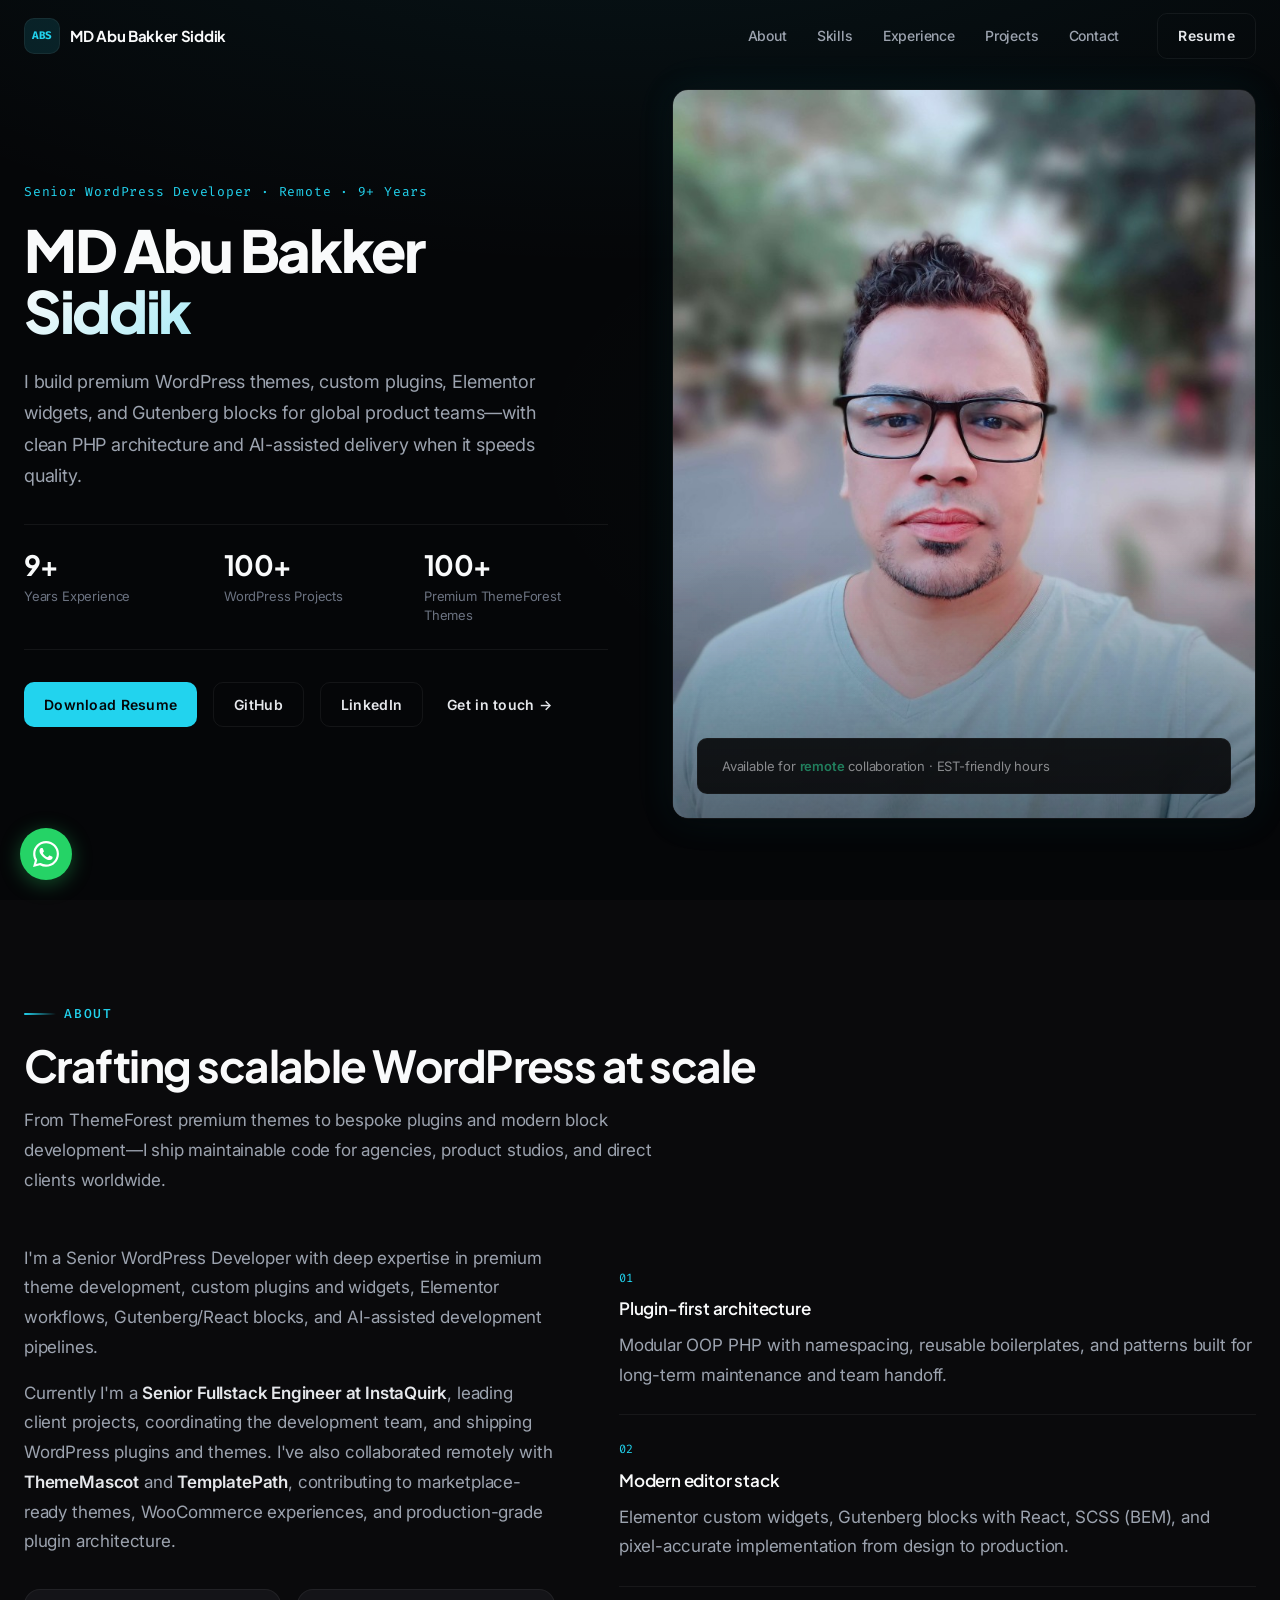
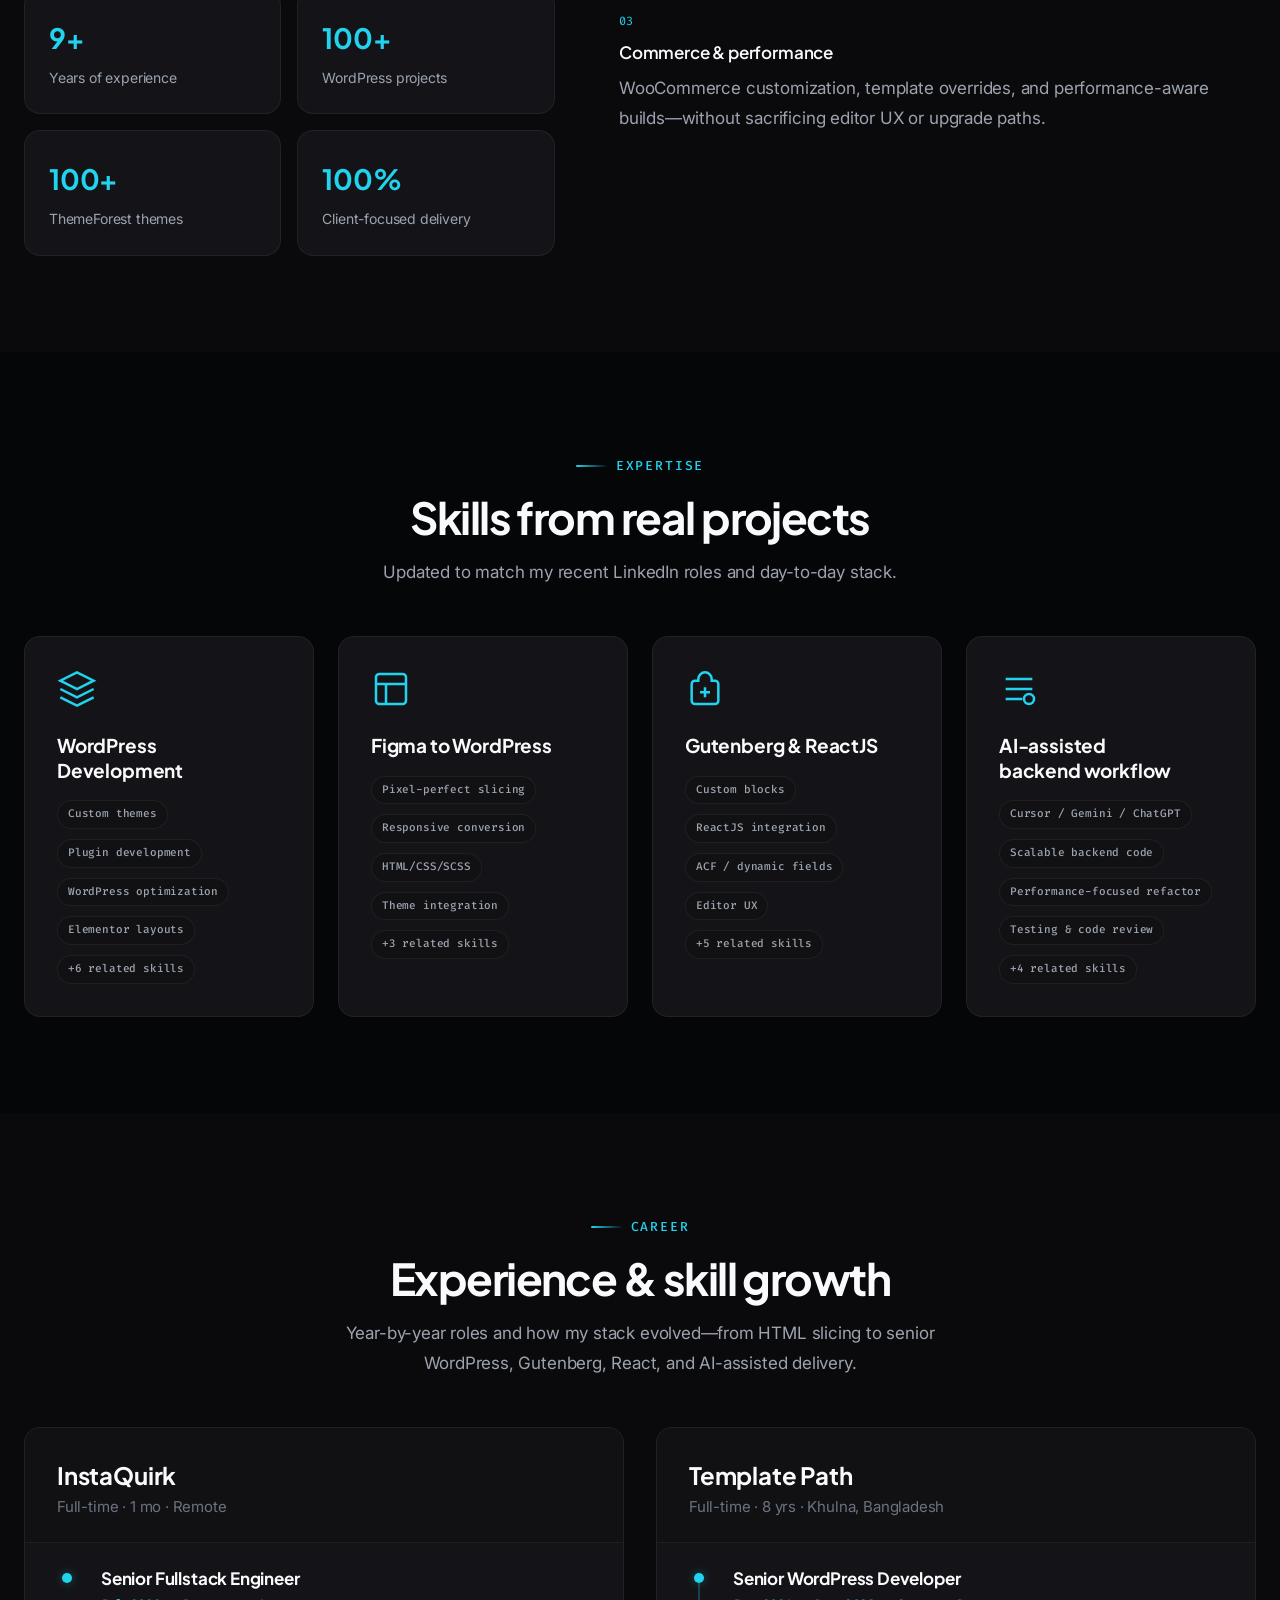
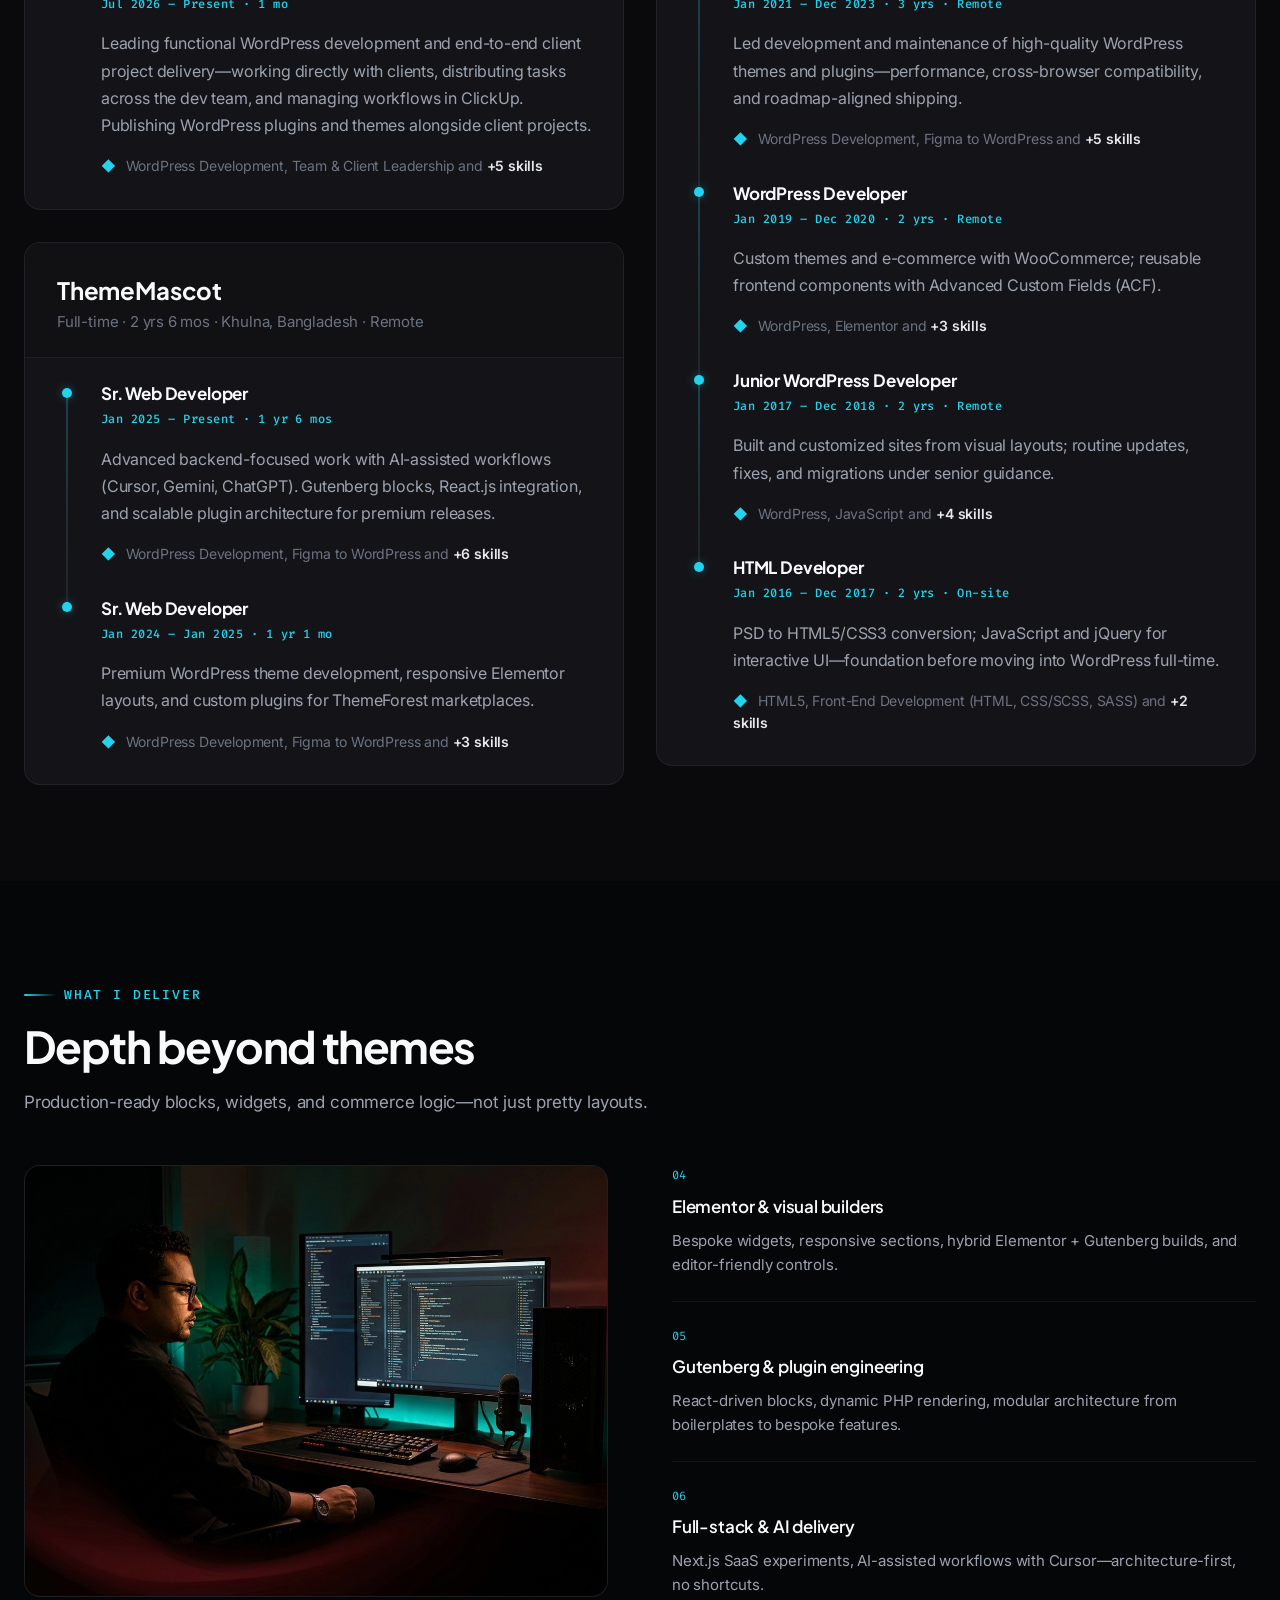
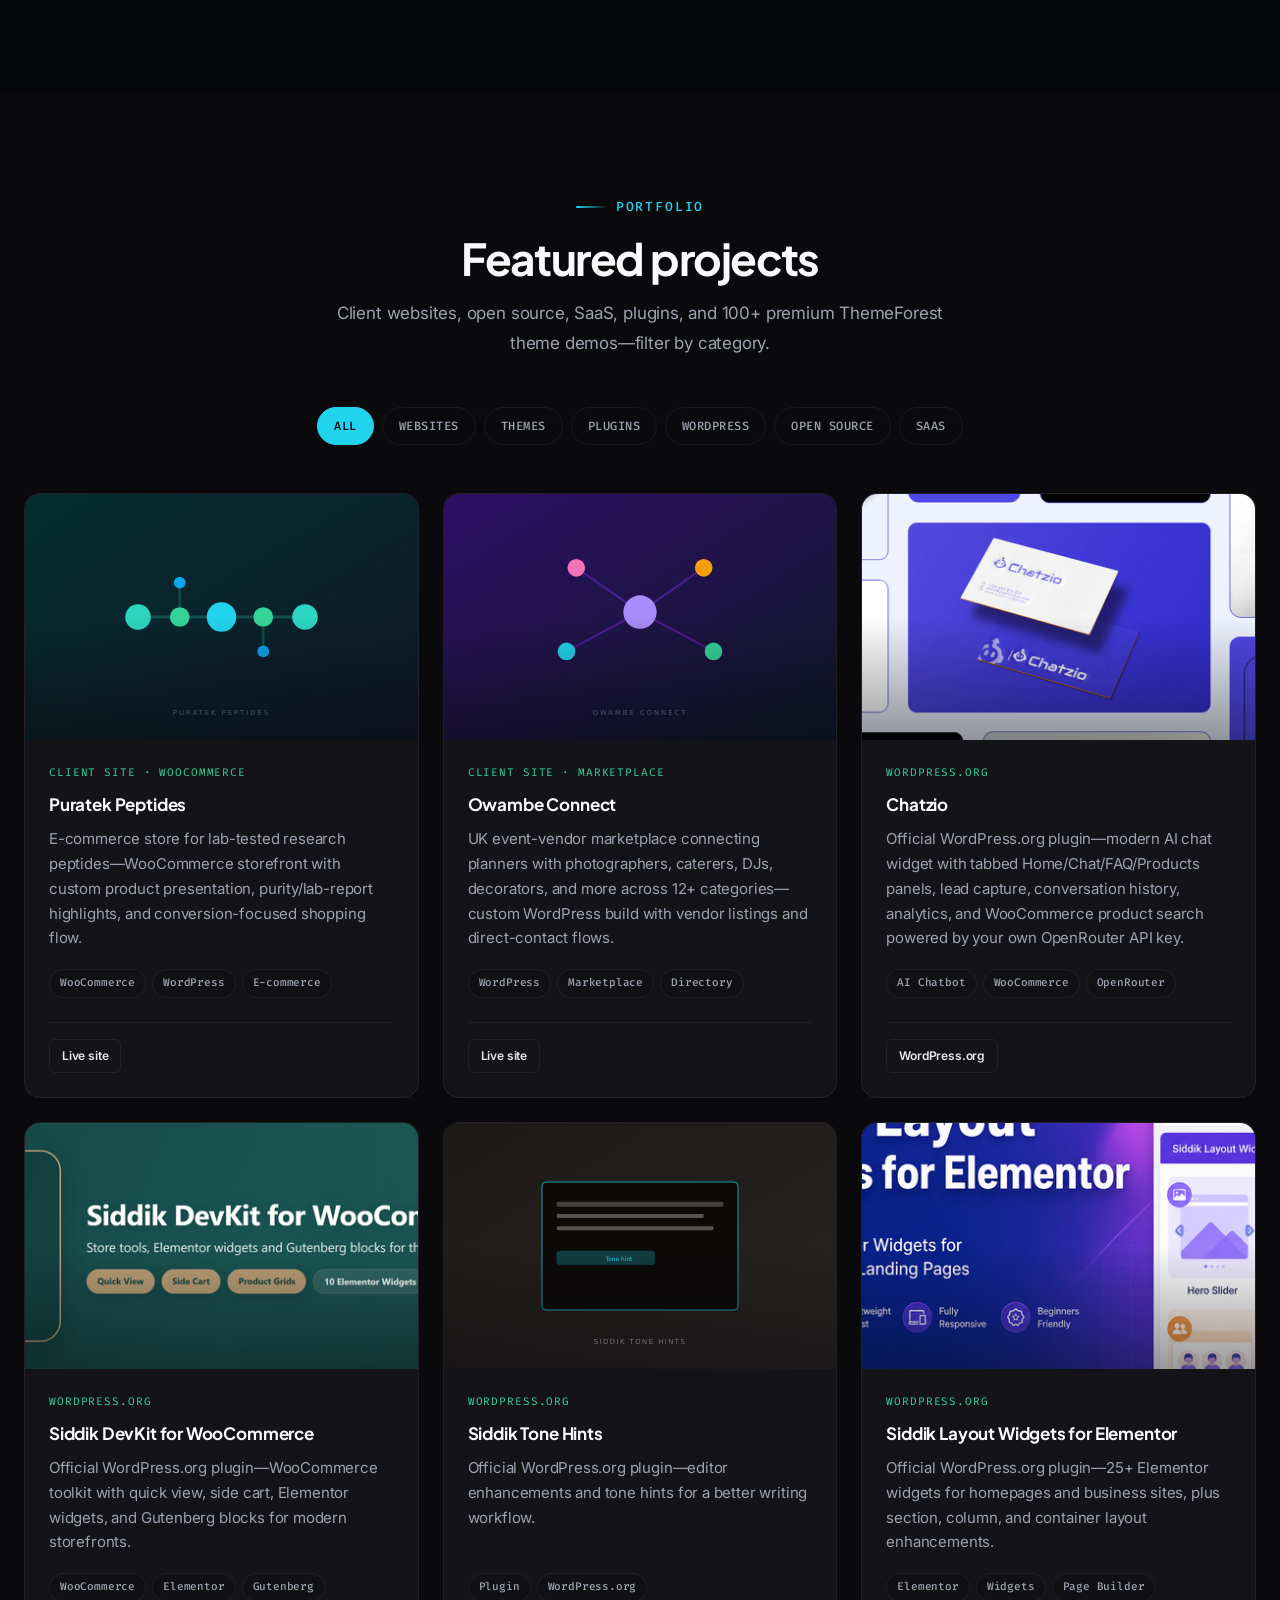
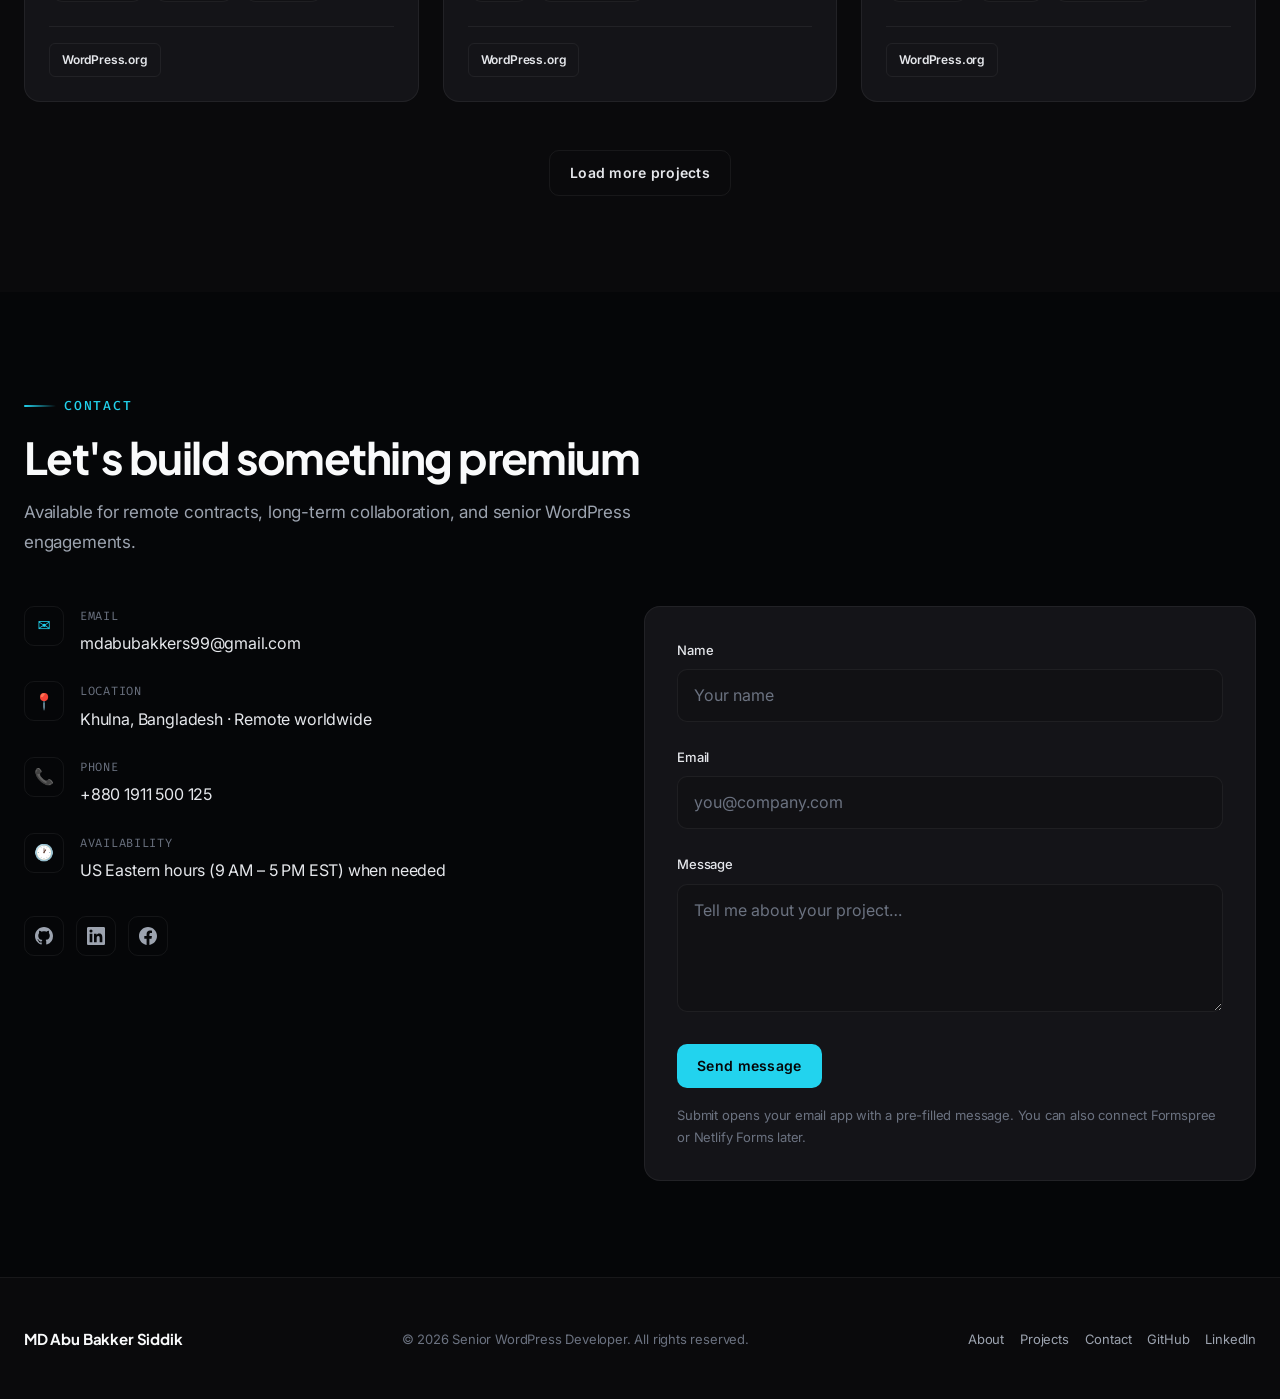
<file: index.html>
<!DOCTYPE html>
<html lang="en">
<head>
  <meta charset="utf-8">
  <meta name="viewport" content="width=device-width, initial-scale=1">
  <meta name="description" content="MD Abu Bakker Siddik — Senior WordPress Developer with 9+ years experience. 100+ WordPress projects, 100+ Premium ThemeForest themes. Custom plugins, Elementor, Gutenberg, and AI-assisted workflows.">
  <title>MD Abu Bakker Siddik | Senior WordPress Developer</title>
  <link rel="icon" href="favicon.ico" sizes="32x32">
  <link rel="icon" href="assets/images/favicon.svg" type="image/svg+xml">
  <link rel="icon" href="assets/images/favicon-16.png" type="image/png" sizes="16x16">
  <link rel="icon" href="assets/images/favicon-32.png" type="image/png" sizes="32x32">
  <link rel="apple-touch-icon" href="assets/images/apple-touch-icon.png">
  <meta name="theme-color" content="#050608">

  <link rel="preconnect" href="https://fonts.googleapis.com">
  <link rel="preconnect" href="https://fonts.gstatic.com" crossorigin>
  <link href="https://fonts.googleapis.com/css2?family=Fira+Code:wght@400;500&family=Inter:wght@400;500;600;700&family=Plus+Jakarta+Sans:wght@600;700;800&display=swap" rel="stylesheet">

  <link href="assets/css/main.css" rel="stylesheet">
</head>
<body>

  <a href="#home" class="skip-link">Skip to content</a>

  <!-- Header -->
  <header class="site-header" id="site-header">
    <div class="container site-header__inner">
      <a href="#home" class="site-logo" aria-label="Home">
        <span class="site-logo__mark">ABS</span>
        <span class="site-logo__text">MD Abu Bakker Siddik</span>
      </a>

      <nav class="site-nav" id="site-nav" aria-label="Primary">
        <a href="#about" class="site-nav__link">About</a>
        <a href="#skills" class="site-nav__link">Skills</a>
        <a href="#experience" class="site-nav__link">Experience</a>
        <a href="#projects" class="site-nav__link">Projects</a>
        <a href="#contact" class="site-nav__link">Contact</a>
      </nav>

      <div class="site-header__actions">
        <a href="https://drive.google.com/file/d/1CKKIxE2TCt9tsE-pEQEUXBOUcQBXMaFa/view?usp=drive_link" class="btn btn--outline site-header__resume" target="_blank" rel="noopener noreferrer">Resume</a>
        <button type="button" class="nav-toggle" id="nav-toggle" aria-label="Open menu" aria-expanded="false" aria-controls="mobile-nav">
          <span></span>
          <span></span>
          <span></span>
        </button>
      </div>
    </div>
  </header>

  <!-- Mobile navigation -->
  <div class="mobile-nav" id="mobile-nav" aria-hidden="true">
    <div class="mobile-nav__backdrop" id="mobile-nav-backdrop"></div>
    <nav class="mobile-nav__panel" aria-label="Mobile">
      <ul class="mobile-nav__list">
        <li><a href="#home" class="mobile-nav__link">Home</a></li>
        <li><a href="#about" class="mobile-nav__link">About</a></li>
        <li><a href="#skills" class="mobile-nav__link">Skills</a></li>
        <li><a href="#experience" class="mobile-nav__link">Experience</a></li>
        <li><a href="#projects" class="mobile-nav__link">Projects</a></li>
        <li><a href="#contact" class="mobile-nav__link">Contact</a></li>
      </ul>
      <div class="mobile-nav__cta">
        <a href="https://drive.google.com/file/d/1CKKIxE2TCt9tsE-pEQEUXBOUcQBXMaFa/view?usp=drive_link" class="btn btn--primary" style="width:100%" target="_blank" rel="noopener noreferrer">Download Resume</a>
      </div>
    </nav>
  </div>

  <main>
    <!-- Hero -->
    <section class="hero section" id="home">
      <div class="container hero__grid">
        <div class="hero__content">
          <p class="hero__eyebrow">Senior WordPress Developer · Remote · 9+ Years</p>
          <h1 class="hero__title">
            MD Abu Bakker
            <span class="hero__title-accent">Siddik</span>
          </h1>
          <p class="hero__lead">
            I build premium WordPress themes, custom plugins, Elementor widgets, and Gutenberg blocks for global product teams—with clean PHP architecture and AI-assisted delivery when it speeds quality.
          </p>

          <div class="hero__stats" role="list">
            <div class="hero__stat" role="listitem">
              <div class="hero__stat-value">9+</div>
              <div class="hero__stat-label">Years Experience</div>
            </div>
            <div class="hero__stat" role="listitem">
              <div class="hero__stat-value">100+</div>
              <div class="hero__stat-label">WordPress Projects</div>
            </div>
            <div class="hero__stat" role="listitem">
              <div class="hero__stat-value">100+</div>
              <div class="hero__stat-label">Premium ThemeForest Themes</div>
            </div>
          </div>

          <div class="btn-group">
            <a href="https://drive.google.com/file/d/1CKKIxE2TCt9tsE-pEQEUXBOUcQBXMaFa/view?usp=drive_link" class="btn btn--primary" target="_blank" rel="noopener noreferrer">Download Resume</a>
            <a href="https://github.com/Md-Abu-Bakker-Siddik" class="btn btn--outline" target="_blank" rel="noopener noreferrer">GitHub</a>
            <a href="https://www.linkedin.com/in/md-abu-bakker-siddik/" class="btn btn--outline" target="_blank" rel="noopener noreferrer">LinkedIn</a>
            <a href="#contact" class="btn btn--ghost">Get in touch →</a>
          </div>
        </div>

        <div class="hero__visual">
          <div class="hero__image-wrap">
            <img
              class="hero__image"
              src="assets/images/banner/md-abu-bakker-photo.png"
              alt="MD Abu Bakker Siddik — Senior WordPress Developer"
              width="480"
              height="600"
              fetchpriority="high"
            >
            <div class="hero__badge">
              Available for <strong>remote</strong> collaboration · EST-friendly hours
            </div>
          </div>
        </div>
      </div>
    </section>

    <!-- About -->
    <section class="section section--alt" id="about">
      <div class="container">
        <header class="section-header">
          <span class="section-eyebrow">About</span>
          <h2 class="section-title">Crafting scalable WordPress at scale</h2>
          <p class="section-desc">
            From ThemeForest premium themes to bespoke plugins and modern block development—I ship maintainable code for agencies, product studios, and direct clients worldwide.
          </p>
        </header>

        <div class="about-grid">
          <div>
            <p>
              I'm a Senior WordPress Developer with deep expertise in premium theme development, custom plugins and widgets, Elementor workflows, Gutenberg/React blocks, and AI-assisted development pipelines.
            </p>
            <p class="about-grid__para">
              Currently I'm a <strong>Senior Fullstack Engineer at InstaQuirk</strong>, leading client projects, coordinating the development team, and shipping WordPress plugins and themes. I've also collaborated remotely with <strong>ThemeMascot</strong> and <strong>TemplatePath</strong>, contributing to marketplace-ready themes, WooCommerce experiences, and production-grade plugin architecture.
            </p>
            <div class="about-stats">
              <div class="stat-card">
                <div class="stat-card__value">9+</div>
                <div class="stat-card__label">Years of experience</div>
              </div>
              <div class="stat-card">
                <div class="stat-card__value">100+</div>
                <div class="stat-card__label">WordPress projects</div>
              </div>
              <div class="stat-card">
                <div class="stat-card__value">100+</div>
                <div class="stat-card__label">ThemeForest themes</div>
              </div>
              <div class="stat-card">
                <div class="stat-card__value">100%</div>
                <div class="stat-card__label">Client-focused delivery</div>
              </div>
            </div>
          </div>

          <div class="value-list">
            <article class="value-item">
              <div class="value-item__num">01</div>
              <h3 class="value-item__title">Plugin-first architecture</h3>
              <p class="value-item__text">Modular OOP PHP with namespacing, reusable boilerplates, and patterns built for long-term maintenance and team handoff.</p>
            </article>
            <article class="value-item">
              <div class="value-item__num">02</div>
              <h3 class="value-item__title">Modern editor stack</h3>
              <p class="value-item__text">Elementor custom widgets, Gutenberg blocks with React, SCSS (BEM), and pixel-accurate implementation from design to production.</p>
            </article>
            <article class="value-item">
              <div class="value-item__num">03</div>
              <h3 class="value-item__title">Commerce & performance</h3>
              <p class="value-item__text">WooCommerce customization, template overrides, and performance-aware builds—without sacrificing editor UX or upgrade paths.</p>
            </article>
          </div>
        </div>
      </div>
    </section>

    <!-- Skills -->
    <section class="section" id="skills">
      <div class="container">
        <header class="section-header section-header--center">
          <span class="section-eyebrow">Expertise</span>
          <h2 class="section-title">Skills from real projects</h2>
          <p class="section-desc">Updated to match my recent LinkedIn roles and day-to-day stack.</p>
        </header>

        <div class="skills-grid">
          <article class="skill-card">
            <svg class="skill-card__icon" viewBox="0 0 24 24" fill="none" stroke="currentColor" stroke-width="1.5" aria-hidden="true"><path d="M12 2L2 7l10 5 10-5-10-5zM2 17l10 5 10-5M2 12l10 5 10-5"/></svg>
            <h3 class="skill-card__title">WordPress Development</h3>
            <ul class="skill-card__tags">
              <li><span class="tag">Custom themes</span></li>
              <li><span class="tag">Plugin development</span></li>
              <li><span class="tag">WordPress optimization</span></li>
              <li><span class="tag">Elementor layouts</span></li>
              <li><span class="tag">+6 related skills</span></li>
            </ul>
          </article>

          <article class="skill-card">
            <svg class="skill-card__icon" viewBox="0 0 24 24" fill="none" stroke="currentColor" stroke-width="1.5" aria-hidden="true"><rect x="3" y="3" width="18" height="18" rx="2"/><path d="M3 9h18M9 21V9"/></svg>
            <h3 class="skill-card__title">Figma to WordPress</h3>
            <ul class="skill-card__tags">
              <li><span class="tag">Pixel-perfect slicing</span></li>
              <li><span class="tag">Responsive conversion</span></li>
              <li><span class="tag">HTML/CSS/SCSS</span></li>
              <li><span class="tag">Theme integration</span></li>
              <li><span class="tag">+3 related skills</span></li>
            </ul>
          </article>

          <article class="skill-card">
            <svg class="skill-card__icon" viewBox="0 0 24 24" fill="none" stroke="currentColor" stroke-width="1.5" aria-hidden="true"><path d="M12 2a4 4 0 014 4v1h2a2 2 0 012 2v10a2 2 0 01-2 2H6a2 2 0 01-2-2V9a2 2 0 012-2h2V6a4 4 0 014-4z"/><path d="M9 14h6M12 11v6"/></svg>
            <h3 class="skill-card__title">Gutenberg & ReactJS</h3>
            <ul class="skill-card__tags">
              <li><span class="tag">Custom blocks</span></li>
              <li><span class="tag">ReactJS integration</span></li>
              <li><span class="tag">ACF / dynamic fields</span></li>
              <li><span class="tag">Editor UX</span></li>
              <li><span class="tag">+5 related skills</span></li>
            </ul>
          </article>

          <article class="skill-card">
            <svg class="skill-card__icon" viewBox="0 0 24 24" fill="none" stroke="currentColor" stroke-width="1.5" aria-hidden="true"><path d="M4 6h16M4 12h16M4 18h10"/><circle cx="18" cy="18" r="3"/></svg>
            <h3 class="skill-card__title">AI-assisted backend workflow</h3>
            <ul class="skill-card__tags">
              <li><span class="tag">Cursor / Gemini / ChatGPT</span></li>
              <li><span class="tag">Scalable backend code</span></li>
              <li><span class="tag">Performance-focused refactor</span></li>
              <li><span class="tag">Testing & code review</span></li>
              <li><span class="tag">+4 related skills</span></li>
            </ul>
          </article>
        </div>
      </div>
    </section>

    <!-- Experience -->
    <section class="section section--alt" id="experience">
      <div class="container">
        <header class="section-header section-header--center">
          <span class="section-eyebrow">Career</span>
          <h2 class="section-title">Experience &amp; skill growth</h2>
          <p class="section-desc">Year-by-year roles and how my stack evolved—from HTML slicing to senior WordPress, Gutenberg, React, and AI-assisted delivery.</p>
        </header>

        <div class="career-timeline">
          <div class="career-timeline__col">
            <article class="career-org">
              <header class="career-org__head">
                <h3 class="career-org__name">InstaQuirk</h3>
                <p class="career-org__summary">Full-time · 1 mo · Remote</p>
              </header>
              <div class="career-roles">
                <article class="career-role">
                  <span class="career-role__marker" aria-hidden="true"></span>
                  <div class="career-role__content">
                    <h4 class="career-role__title">Senior Fullstack Engineer</h4>
                    <p class="career-role__dates">Jul 2026 – Present · 1 mo</p>
                    <p class="career-role__desc">Leading functional WordPress development and end-to-end client project delivery—working directly with clients, distributing tasks across the dev team, and managing workflows in ClickUp. Publishing WordPress plugins and themes alongside client projects.</p>
                    <p class="career-role__skills"><span class="career-role__skills-mark" aria-hidden="true">◆</span> WordPress Development, Team &amp; Client Leadership and <strong>+5 skills</strong></p>
                  </div>
                </article>
              </div>
            </article>

            <article class="career-org">
              <header class="career-org__head">
                <h3 class="career-org__name">ThemeMascot</h3>
                <p class="career-org__summary">Full-time · 2 yrs 6 mos · Khulna, Bangladesh · Remote</p>
              </header>
              <div class="career-roles">
                <article class="career-role">
                  <span class="career-role__marker" aria-hidden="true"></span>
                  <div class="career-role__content">
                    <h4 class="career-role__title">Sr. Web Developer</h4>
                    <p class="career-role__dates">Jan 2025 – Present · 1 yr 6 mos</p>
                    <p class="career-role__desc">Advanced backend-focused work with AI-assisted workflows (Cursor, Gemini, ChatGPT). Gutenberg blocks, React.js integration, and scalable plugin architecture for premium releases.</p>
                    <p class="career-role__skills"><span class="career-role__skills-mark" aria-hidden="true">◆</span> WordPress Development, Figma to WordPress and <strong>+6 skills</strong></p>
                  </div>
                </article>
                <article class="career-role">
                  <span class="career-role__marker" aria-hidden="true"></span>
                  <div class="career-role__content">
                    <h4 class="career-role__title">Sr. Web Developer</h4>
                    <p class="career-role__dates">Jan 2024 – Jan 2025 · 1 yr 1 mo</p>
                    <p class="career-role__desc">Premium WordPress theme development, responsive Elementor layouts, and custom plugins for ThemeForest marketplaces.</p>
                    <p class="career-role__skills"><span class="career-role__skills-mark" aria-hidden="true">◆</span> WordPress Development, Figma to WordPress and <strong>+3 skills</strong></p>
                  </div>
                </article>
              </div>
            </article>
          </div>

          <div class="career-timeline__col">
            <article class="career-org">
              <header class="career-org__head">
                <h3 class="career-org__name">Template Path</h3>
                <p class="career-org__summary">Full-time · 8 yrs · Khulna, Bangladesh</p>
              </header>
              <div class="career-roles">
                <article class="career-role">
                  <span class="career-role__marker" aria-hidden="true"></span>
                  <div class="career-role__content">
                    <h4 class="career-role__title">Senior WordPress Developer</h4>
                    <p class="career-role__dates">Jan 2021 – Dec 2023 · 3 yrs · Remote</p>
                    <p class="career-role__desc">Led development and maintenance of high-quality WordPress themes and plugins—performance, cross-browser compatibility, and roadmap-aligned shipping.</p>
                    <p class="career-role__skills"><span class="career-role__skills-mark" aria-hidden="true">◆</span> WordPress Development, Figma to WordPress and <strong>+5 skills</strong></p>
                  </div>
                </article>
                <article class="career-role">
                  <span class="career-role__marker" aria-hidden="true"></span>
                  <div class="career-role__content">
                    <h4 class="career-role__title">WordPress Developer</h4>
                    <p class="career-role__dates">Jan 2019 – Dec 2020 · 2 yrs · Remote</p>
                    <p class="career-role__desc">Custom themes and e-commerce with WooCommerce; reusable frontend components with Advanced Custom Fields (ACF).</p>
                    <p class="career-role__skills"><span class="career-role__skills-mark" aria-hidden="true">◆</span> WordPress, Elementor and <strong>+3 skills</strong></p>
                  </div>
                </article>
                <article class="career-role">
                  <span class="career-role__marker" aria-hidden="true"></span>
                  <div class="career-role__content">
                    <h4 class="career-role__title">Junior WordPress Developer</h4>
                    <p class="career-role__dates">Jan 2017 – Dec 2018 · 2 yrs · Remote</p>
                    <p class="career-role__desc">Built and customized sites from visual layouts; routine updates, fixes, and migrations under senior guidance.</p>
                    <p class="career-role__skills"><span class="career-role__skills-mark" aria-hidden="true">◆</span> WordPress, JavaScript and <strong>+4 skills</strong></p>
                  </div>
                </article>
                <article class="career-role">
                  <span class="career-role__marker" aria-hidden="true"></span>
                  <div class="career-role__content">
                    <h4 class="career-role__title">HTML Developer</h4>
                    <p class="career-role__dates">Jan 2016 – Dec 2017 · 2 yrs · On-site</p>
                    <p class="career-role__desc">PSD to HTML5/CSS3 conversion; JavaScript and jQuery for interactive UI—foundation before moving into WordPress full-time.</p>
                    <p class="career-role__skills"><span class="career-role__skills-mark" aria-hidden="true">◆</span> HTML5, Front-End Development (HTML, CSS/SCSS, SASS) and <strong>+2 skills</strong></p>
                  </div>
                </article>
              </div>
            </article>
          </div>
        </div>
      </div>
    </section>

    <!-- Expertise highlights -->
    <section class="section" id="expertise">
      <div class="container">
        <div class="expertise-grid">
          <header class="section-header section-header--compact expertise-grid__header">
            <span class="section-eyebrow">What I deliver</span>
            <h2 class="section-title">Depth beyond themes</h2>
            <p class="section-desc">Production-ready blocks, widgets, and commerce logic—not just pretty layouts.</p>
          </header>
          <figure class="expertise-visual">
            <img
              src="assets/images/banner/hero-developer-workstation.jpeg"
              alt="Developer workstation with dual monitors showing WordPress and block editor code"
              width="640"
              height="480"
              loading="lazy"
            >
          </figure>
          <div class="value-list">
            <article class="value-item">
              <div class="value-item__num">04</div>
              <h3 class="value-item__title">Elementor &amp; visual builders</h3>
              <p class="value-item__text">Bespoke widgets, responsive sections, hybrid Elementor + Gutenberg builds, and editor-friendly controls.</p>
            </article>
            <article class="value-item">
              <div class="value-item__num">05</div>
              <h3 class="value-item__title">Gutenberg &amp; plugin engineering</h3>
              <p class="value-item__text">React-driven blocks, dynamic PHP rendering, modular architecture from boilerplates to bespoke features.</p>
            </article>
            <article class="value-item">
              <div class="value-item__num">06</div>
              <h3 class="value-item__title">Full-stack &amp; AI delivery</h3>
              <p class="value-item__text">Next.js SaaS experiments, AI-assisted workflows with Cursor—architecture-first, no shortcuts.</p>
            </article>
          </div>
        </div>
      </div>
    </section>

    <!-- Projects -->
    <section class="section section--alt" id="projects">
      <div class="container container--wide">
        <header class="section-header section-header--center">
          <span class="section-eyebrow">Portfolio</span>
          <h2 class="section-title">Featured projects</h2>
          <p class="section-desc">Client websites, open source, SaaS, plugins, and 100+ premium ThemeForest theme demos—filter by category.</p>
        </header>

        <div class="filter-tabs" role="tablist" aria-label="Filter projects">
          <button type="button" class="filter-tabs__btn is-active" data-filter="all" role="tab" aria-selected="true">All</button>
          <button type="button" class="filter-tabs__btn" data-filter="websites" role="tab" aria-selected="false">Websites</button>
          <button type="button" class="filter-tabs__btn" data-filter="themes" role="tab" aria-selected="false">Themes</button>
          <button type="button" class="filter-tabs__btn" data-filter="plugins" role="tab" aria-selected="false">Plugins</button>
          <button type="button" class="filter-tabs__btn" data-filter="wordpress" role="tab" aria-selected="false">WordPress</button>
          <button type="button" class="filter-tabs__btn" data-filter="opensource" role="tab" aria-selected="false">Open Source</button>
          <button type="button" class="filter-tabs__btn" data-filter="saas" role="tab" aria-selected="false">SaaS</button>
        </div>

        <div class="projects-grid" id="projects-grid">
          <article class="project-card" data-category="websites wordpress plugins">
            <div class="project-card__thumb">
              <img src="assets/images/projects/puratek-peptides.svg" alt="Puratek Peptides — WooCommerce research peptides store" loading="lazy" width="640" height="400">
            </div>
            <div class="project-card__body">
              <span class="project-card__category">Client Site · WooCommerce</span>
              <h3 class="project-card__title">Puratek Peptides</h3>
              <p class="project-card__desc">E-commerce store for lab-tested research peptides—WooCommerce storefront with custom product presentation, purity/lab-report highlights, and conversion-focused shopping flow.</p>
              <ul class="project-card__tags">
                <li><span class="tag">WooCommerce</span></li>
                <li><span class="tag">WordPress</span></li>
                <li><span class="tag">E-commerce</span></li>
              </ul>
              <div class="project-card__actions">
                <a href="https://puratekpeptides.com/" class="project-card__link project-card__link--primary" target="_blank" rel="noopener noreferrer">Live site</a>
              </div>
            </div>
          </article>

          <article class="project-card" data-category="websites wordpress plugins">
            <div class="project-card__thumb">
              <img src="assets/images/projects/owambe-connect.svg" alt="Owambe Connect — event vendor marketplace website" loading="lazy" width="640" height="400">
            </div>
            <div class="project-card__body">
              <span class="project-card__category">Client Site · Marketplace</span>
              <h3 class="project-card__title">Owambe Connect</h3>
              <p class="project-card__desc">UK event-vendor marketplace connecting planners with photographers, caterers, DJs, decorators, and more across 12+ categories—custom WordPress build with vendor listings and direct-contact flows.</p>
              <ul class="project-card__tags">
                <li><span class="tag">WordPress</span></li>
                <li><span class="tag">Marketplace</span></li>
                <li><span class="tag">Directory</span></li>
              </ul>
              <div class="project-card__actions">
                <a href="https://owambeconnect.com/" class="project-card__link project-card__link--primary" target="_blank" rel="noopener noreferrer">Live site</a>
              </div>
            </div>
          </article>

          <article class="project-card" data-category="wordpress opensource plugins">
            <div class="project-card__thumb">
              <img src="assets/images/projects/chatzio.png" alt="Chatzio — AI chat widget WordPress plugin" loading="lazy" width="640" height="400">
            </div>
            <div class="project-card__body">
              <span class="project-card__category">WordPress.org</span>
              <h3 class="project-card__title">Chatzio</h3>
              <p class="project-card__desc">Official WordPress.org plugin—modern AI chat widget with tabbed Home/Chat/FAQ/Products panels, lead capture, conversation history, analytics, and WooCommerce product search powered by your own OpenRouter API key.</p>
              <ul class="project-card__tags">
                <li><span class="tag">AI Chatbot</span></li>
                <li><span class="tag">WooCommerce</span></li>
                <li><span class="tag">OpenRouter</span></li>
              </ul>
              <div class="project-card__actions">
                <a href="https://wordpress.org/plugins/chatzio/#description" class="project-card__link project-card__link--primary" target="_blank" rel="noopener noreferrer">WordPress.org</a>
              </div>
            </div>
          </article>

          <article class="project-card" data-category="wordpress opensource plugins">
            <div class="project-card__thumb">
              <img src="assets/images/projects/siddik-devkit-woocommerce.png" alt="Siddik DevKit for WooCommerce WordPress plugin" loading="lazy" width="640" height="400">
            </div>
            <div class="project-card__body">
              <span class="project-card__category">WordPress.org</span>
              <h3 class="project-card__title">Siddik DevKit for WooCommerce</h3>
              <p class="project-card__desc">Official WordPress.org plugin—WooCommerce toolkit with quick view, side cart, Elementor widgets, and Gutenberg blocks for modern storefronts.</p>
              <ul class="project-card__tags">
                <li><span class="tag">WooCommerce</span></li>
                <li><span class="tag">Elementor</span></li>
                <li><span class="tag">Gutenberg</span></li>
              </ul>
              <div class="project-card__actions">
                <a href="https://wordpress.org/plugins/siddik-devkit-woocommerce/#description" class="project-card__link project-card__link--primary" target="_blank" rel="noopener noreferrer">WordPress.org</a>
              </div>
            </div>
          </article>

          <article class="project-card" data-category="wordpress opensource plugins">
            <div class="project-card__thumb">
              <img src="assets/images/projects/tone-hints.svg" alt="Siddik Tone Hints WordPress plugin" loading="lazy" width="640" height="400">
            </div>
            <div class="project-card__body">
              <span class="project-card__category">WordPress.org</span>
              <h3 class="project-card__title">Siddik Tone Hints</h3>
              <p class="project-card__desc">Official WordPress.org plugin—editor enhancements and tone hints for a better writing workflow.</p>
              <ul class="project-card__tags">
                <li><span class="tag">Plugin</span></li>
                <li><span class="tag">WordPress.org</span></li>
              </ul>
              <div class="project-card__actions">
                <a href="https://wordpress.org/plugins/siddik-tone-hints/#description" class="project-card__link project-card__link--primary" target="_blank" rel="noopener noreferrer">WordPress.org</a>
              </div>
            </div>
          </article>

          <article class="project-card" data-category="wordpress opensource plugins">
            <div class="project-card__thumb">
              <img src="assets/images/projects/siddik-layout-widgets-elementor.png" alt="Siddik Layout Widgets for Elementor WordPress plugin" loading="lazy" width="640" height="400">
            </div>
            <div class="project-card__body">
              <span class="project-card__category">WordPress.org</span>
              <h3 class="project-card__title">Siddik Layout Widgets for Elementor</h3>
              <p class="project-card__desc">Official WordPress.org plugin—25+ Elementor widgets for homepages and business sites, plus section, column, and container layout enhancements.</p>
              <ul class="project-card__tags">
                <li><span class="tag">Elementor</span></li>
                <li><span class="tag">Widgets</span></li>
                <li><span class="tag">Page Builder</span></li>
              </ul>
              <div class="project-card__actions">
                <a href="https://wordpress.org/plugins/siddik-layout-widgets-elementor/#description" class="project-card__link project-card__link--primary" target="_blank" rel="noopener noreferrer">WordPress.org</a>
              </div>
            </div>
          </article>

          <article class="project-card" data-category="wordpress opensource plugins">
            <div class="project-card__thumb">
              <img src="assets/images/projects/siddik-chat-widget.png" alt="Siddik Chat Widget WordPress plugin" loading="lazy" width="640" height="400">
            </div>
            <div class="project-card__body">
              <span class="project-card__category">WordPress.org</span>
              <h3 class="project-card__title">Siddik Chat Widget</h3>
              <p class="project-card__desc">Official WordPress.org plugin—floating chat widget with keyword-based FAQ replies, omnichannel routing to WhatsApp, Messenger, and Telegram.</p>
              <ul class="project-card__tags">
                <li><span class="tag">Chatbot</span></li>
                <li><span class="tag">Live Chat</span></li>
                <li><span class="tag">FAQ</span></li>
              </ul>
              <div class="project-card__actions">
                <a href="https://wordpress.org/plugins/siddik-chat-widget/#description" class="project-card__link project-card__link--primary" target="_blank" rel="noopener noreferrer">WordPress.org</a>
              </div>
            </div>
          </article>

          <article class="project-card" data-category="wordpress opensource plugins">
            <div class="project-card__thumb">
              <img src="assets/images/projects/sweem-block.svg" alt="Sweem Block — Gutenberg team block" loading="lazy" width="640" height="400">
            </div>
            <div class="project-card__body">
              <span class="project-card__category">Plugin · Gutenberg</span>
              <h3 class="project-card__title">Sweem Block</h3>
              <p class="project-card__desc">Team block with multiple layout skins, social links, per-skin style controls, and hardened PHP dynamic render.</p>
              <ul class="project-card__tags">
                <li><span class="tag">Gutenberg</span></li>
                <li><span class="tag">React</span></li>
                <li><span class="tag">PHP</span></li>
              </ul>
              <div class="project-card__actions">
                <a href="https://github.com/Md-Abu-Bakker-Siddik/sweem-block" class="project-card__link" target="_blank" rel="noopener noreferrer">GitHub</a>
              </div>
            </div>
          </article>

          <article class="project-card" data-category="wordpress opensource plugins">
            <div class="project-card__thumb">
              <img src="assets/images/projects/six2eight.svg" alt="Six2eight Elements plugin" loading="lazy" width="640" height="400">
            </div>
            <div class="project-card__body">
              <span class="project-card__category">Plugin</span>
              <h3 class="project-card__title">Six2eight Elements</h3>
              <p class="project-card__desc">Aligned Elementor widgets and Gutenberg blocks—timeline, transformation slider, shared assets.</p>
              <ul class="project-card__tags">
                <li><span class="tag">Elementor</span></li>
                <li><span class="tag">Gutenberg</span></li>
              </ul>
              <div class="project-card__actions">
                <a href="https://github.com/Md-Abu-Bakker-Siddik/six2eight-elements" class="project-card__link" target="_blank" rel="noopener noreferrer">GitHub</a>
              </div>
            </div>
          </article>

          <article class="project-card" data-category="wordpress opensource plugins">
            <div class="project-card__thumb">
              <img src="assets/images/projects/starter-plugin.svg" alt="Starter Plugin — Elementor pricing widget" loading="lazy" width="640" height="400">
            </div>
            <div class="project-card__body">
              <span class="project-card__category">Plugin</span>
              <h3 class="project-card__title">Starter Plugin</h3>
              <p class="project-card__desc">Dynamic pricing widget—Elementor controls, remote JSON plans, transient caching, PHPUnit tests.</p>
              <ul class="project-card__tags">
                <li><span class="tag">Elementor</span></li>
                <li><span class="tag">PHP</span></li>
              </ul>
              <div class="project-card__actions">
                <a href="https://github.com/Md-Abu-Bakker-Siddik/starter-plugin" class="project-card__link" target="_blank" rel="noopener noreferrer">GitHub</a>
              </div>
            </div>
          </article>

          <article class="project-card" data-category="wordpress opensource plugins">
            <div class="project-card__thumb">
              <img src="assets/images/projects/wp-team.svg" alt="WP Team showcase plugin" loading="lazy" width="640" height="400">
            </div>
            <div class="project-card__body">
              <span class="project-card__category">Plugin</span>
              <h3 class="project-card__title">WP Team</h3>
              <p class="project-card__desc">Team showcase tooling—structured layouts for meet-the-team sections across WordPress sites.</p>
              <ul class="project-card__tags">
                <li><span class="tag">WordPress</span></li>
                <li><span class="tag">UI</span></li>
              </ul>
              <div class="project-card__actions">
                <a href="https://github.com/Md-Abu-Bakker-Siddik/wp-team" class="project-card__link" target="_blank" rel="noopener noreferrer">GitHub</a>
              </div>
            </div>
          </article>

          <article class="project-card" data-category="saas opensource">
            <div class="project-card__thumb">
              <img src="assets/images/projects/smartcv-ai.svg" alt="SmartCV AI — resume builder SaaS" loading="lazy" width="640" height="400">
            </div>
            <div class="project-card__body">
              <span class="project-card__category">SaaS · Next.js</span>
              <h3 class="project-card__title">SmartCV AI</h3>
              <p class="project-card__desc">Portfolio-grade SaaS: resumes, ATS scoring, auth, dashboard, and PDF export—production patterns on modern stack.</p>
              <ul class="project-card__tags">
                <li><span class="tag">Next.js</span></li>
                <li><span class="tag">Supabase</span></li>
                <li><span class="tag">TypeScript</span></li>
              </ul>
              <div class="project-card__actions">
                <a href="https://smartcv-ai-beige.vercel.app/" class="project-card__link project-card__link--primary" target="_blank" rel="noopener noreferrer">Live demo</a>
                <a href="https://github.com/Md-Abu-Bakker-Siddik/smartcv-ai" class="project-card__link" target="_blank" rel="noopener noreferrer">GitHub</a>
              </div>
            </div>
          </article>

          <article class="project-card" data-category="saas opensource">
            <div class="project-card__thumb">
              <img src="assets/images/projects/vibe-ui.svg" alt="Vibe UI SaaS — AI UI generator" loading="lazy" width="640" height="400">
            </div>
            <div class="project-card__body">
              <span class="project-card__category">SaaS · AI</span>
              <h3 class="project-card__title">Vibe UI SaaS</h3>
              <p class="project-card__desc">Prompt-to-UI generator: plain-English prompts become Tailwind React JSX with live preview and AI provider support.</p>
              <ul class="project-card__tags">
                <li><span class="tag">Next.js</span></li>
                <li><span class="tag">AI</span></li>
                <li><span class="tag">Tailwind</span></li>
              </ul>
              <div class="project-card__actions">
                <a href="https://vibe-ui-saas.vercel.app/" class="project-card__link project-card__link--primary" target="_blank" rel="noopener noreferrer">Live demo</a>
                <a href="https://github.com/Md-Abu-Bakker-Siddik/vibe-ui-saas" class="project-card__link" target="_blank" rel="noopener noreferrer">GitHub</a>
              </div>
            </div>
          </article>
        </div>

        <div class="projects-load-more" id="themes-load-more-wrap" hidden>
          <button type="button" class="btn btn--outline" id="themes-load-more-btn">Load more projects</button>
        </div>
      </div>
    </section>

    <!-- Contact -->
    <section class="section" id="contact">
      <div class="container">
        <header class="section-header">
          <span class="section-eyebrow">Contact</span>
          <h2 class="section-title">Let's build something premium</h2>
          <p class="section-desc">Available for remote contracts, long-term collaboration, and senior WordPress engagements.</p>
        </header>

        <div class="contact-grid">
          <div class="contact-info">
            <div class="contact-info__item">
              <div class="contact-info__icon" aria-hidden="true">✉</div>
              <div>
                <div class="contact-info__label">Email</div>
                <div class="contact-info__value">
                  <a href="mailto:mdabubakkers99@gmail.com">mdabubakkers99@gmail.com</a>
                </div>
              </div>
            </div>
            <div class="contact-info__item">
              <div class="contact-info__icon" aria-hidden="true">📍</div>
              <div>
                <div class="contact-info__label">Location</div>
                <div class="contact-info__value">Khulna, Bangladesh · Remote worldwide</div>
              </div>
            </div>
            <div class="contact-info__item">
              <div class="contact-info__icon" aria-hidden="true">📞</div>
              <div>
                <div class="contact-info__label">Phone</div>
                <div class="contact-info__value">
                  <a href="tel:+8801911500125">+880 1911 500 125</a>
                </div>
              </div>
            </div>
            <div class="contact-info__item">
              <div class="contact-info__icon" aria-hidden="true">🕐</div>
              <div>
                <div class="contact-info__label">Availability</div>
                <div class="contact-info__value">US Eastern hours (9 AM – 5 PM EST) when needed</div>
              </div>
            </div>

            <div class="social-row" aria-label="Social links">
              <a href="https://github.com/Md-Abu-Bakker-Siddik" class="social-row__link" aria-label="GitHub" target="_blank" rel="noopener noreferrer">
                <svg viewBox="0 0 24 24" fill="currentColor" aria-hidden="true"><path d="M12 0C5.37 0 0 5.37 0 12c0 5.31 3.435 9.795 8.205 11.385.6.105.825-.255.825-.57 0-.285-.015-1.23-.015-2.235-3.015.555-3.795-.735-4.035-1.41-.135-.345-.72-1.41-1.23-1.695-.42-.225-1.02-.78-.015-.795.945-.015 1.62.87 1.845 1.23 1.08 1.815 2.805 1.305 3.495.99.105-.78.42-1.305.765-1.605-2.67-.3-5.46-1.335-5.46-5.925 0-1.305.465-2.385 1.23-3.225-.12-.3-.54-1.53.12-3.18 0 0 1.005-.315 3.3 1.23.96-.27 1.98-.405 3-.405s2.04.135 3 .405c2.295-1.56 3.3-1.23 3.3-1.23.66 1.65.24 2.88.12 3.18.765.84 1.23 1.905 1.23 3.225 0 4.605-2.805 5.625-5.475 5.925.435.375.81 1.095.81 2.22 0 1.605-.015 2.895-.015 3.3 0 .315.225.69.825.57A12.02 12.02 0 0024 12c0-6.63-5.37-12-12-12z"/></svg>
              </a>
              <a href="https://www.linkedin.com/in/md-abu-bakker-siddik/" class="social-row__link" aria-label="LinkedIn" target="_blank" rel="noopener noreferrer">
                <svg viewBox="0 0 24 24" fill="currentColor" aria-hidden="true"><path d="M20.447 20.452h-3.554v-5.569c0-1.328-.027-3.037-1.852-3.037-1.853 0-2.136 1.445-2.136 2.939v5.667H9.351V9h3.414v1.561h.046c.477-.9 1.637-1.85 3.37-1.85 3.601 0 4.267 2.37 4.267 5.455v6.286zM5.337 7.433a2.062 2.062 0 01-2.063-2.065 2.064 2.064 0 114.127 0 2.063 2.063 0 01-2.064 2.065zm1.782 13.019H3.555V9h3.564v11.452zM22.225 0H1.771C.792 0 0 .774 0 1.729v20.542C0 23.227.792 24 1.771 24h20.451C23.2 24 24 23.227 24 22.271V1.729C24 .774 23.2 0 22.222 0h.003z"/></svg>
              </a>
              <a href="https://www.facebook.com/sany.khulna/" class="social-row__link" aria-label="Facebook" target="_blank" rel="noopener noreferrer">
                <svg viewBox="0 0 24 24" fill="currentColor" aria-hidden="true"><path d="M24 12.073c0-6.627-5.373-12-12-12s-12 5.373-12 12c0 5.99 4.388 10.954 10.125 11.854v-8.385H7.078v-3.47h3.047V9.43c0-3.007 1.792-4.669 4.533-4.669 1.312 0 2.686.235 2.686.235v2.953H15.83c-1.491 0-1.956.925-1.956 1.874v2.25h3.328l-.532 3.47h-2.796v8.385C19.612 23.027 24 18.062 24 12.073z"/></svg>
              </a>
            </div>
          </div>

          <form class="contact-form" id="contact-form" action="mailto:mdabubakkers99@gmail.com" method="post" enctype="text/plain" novalidate>
            <div class="contact-form__group">
              <label class="contact-form__label" for="name">Name</label>
              <input class="contact-form__input" type="text" id="name" name="name" placeholder="Your name" required autocomplete="name">
            </div>
            <div class="contact-form__group">
              <label class="contact-form__label" for="email">Email</label>
              <input class="contact-form__input" type="email" id="email" name="email" placeholder="you@company.com" required autocomplete="email">
            </div>
            <div class="contact-form__group">
              <label class="contact-form__label" for="message">Message</label>
              <textarea class="contact-form__textarea" id="message" name="message" placeholder="Tell me about your project…" required></textarea>
            </div>
            <button type="submit" class="btn btn--primary">Send message</button>
            <p class="contact-form__note">Submit opens your email app with a pre-filled message. You can also connect Formspree or Netlify Forms later.</p>
          </form>
        </div>
      </div>
    </section>
  </main>

  <footer class="site-footer">
    <div class="container site-footer__inner">
      <div class="site-footer__brand">MD Abu Bakker Siddik</div>
      <p class="site-footer__copy">&copy; 2026 Senior WordPress Developer. All rights reserved.</p>
      <nav class="site-footer__links" aria-label="Footer">
        <a href="#about">About</a>
        <a href="#projects">Projects</a>
        <a href="#contact">Contact</a>
        <a href="https://github.com/Md-Abu-Bakker-Siddik" target="_blank" rel="noopener noreferrer">GitHub</a>
        <a href="https://www.linkedin.com/in/md-abu-bakker-siddik/" target="_blank" rel="noopener noreferrer">LinkedIn</a>
      </nav>
    </div>
  </footer>

  <button type="button" class="scroll-top" id="scroll-top" aria-label="Scroll to top">
    <svg viewBox="0 0 24 24" fill="none" stroke="currentColor" stroke-width="2" aria-hidden="true"><path d="M12 19V5M5 12l7-7 7 7"/></svg>
  </button>

  <div class="whatsapp-widget" id="whatsapp-widget">
    <div class="whatsapp-widget__panel" id="whatsapp-panel" role="dialog" aria-label="WhatsApp chat" aria-hidden="true">
      <button type="button" class="whatsapp-widget__close" id="whatsapp-close" aria-label="Close chat">&times;</button>
      <div class="whatsapp-widget__header">
        <div class="whatsapp-widget__avatar" aria-hidden="true">ABS</div>
        <div>
          <strong>MD Abu Bakker Siddik</strong>
          <span>Typically replies within a day</span>
        </div>
      </div>
      <div class="whatsapp-widget__messages" id="whatsapp-messages">
        <p class="whatsapp-widget__bubble whatsapp-widget__bubble--in">Hi! How can I help with your WordPress project?</p>
      </div>
      <div class="whatsapp-widget__quick" aria-label="Quick messages">
        <button type="button" class="whatsapp-widget__quick-btn" data-message="Hi, I need a WordPress developer for my project.">Need a developer</button>
        <button type="button" class="whatsapp-widget__quick-btn" data-message="Hi, I want to discuss a custom plugin or theme.">Custom plugin/theme</button>
      </div>
      <form class="whatsapp-widget__composer" id="whatsapp-form">
        <label class="visually-hidden" for="whatsapp-input">Type your message</label>
        <input
          type="text"
          class="whatsapp-widget__input"
          id="whatsapp-input"
          placeholder="Type a message…"
          autocomplete="off"
          maxlength="500"
        >
        <button type="submit" class="whatsapp-widget__send" aria-label="Send on WhatsApp">
          <svg viewBox="0 0 24 24" fill="currentColor" aria-hidden="true"><path d="M2.01 21L23 12 2.01 3 2 10l15 2-15 2z"/></svg>
        </button>
      </form>
    </div>
    <button type="button" class="whatsapp-widget__toggle" id="whatsapp-toggle" aria-label="Open WhatsApp chat" aria-expanded="false" aria-controls="whatsapp-panel">
      <svg viewBox="0 0 24 24" fill="currentColor" aria-hidden="true"><path d="M17.472 14.382c-.297-.149-1.758-.867-2.03-.967-.273-.099-.471-.148-.67.15-.197.297-.767.966-.94 1.164-.173.199-.347.223-.644.075-.297-.15-1.255-.463-2.39-1.475-.883-.788-1.48-1.761-1.653-2.059-.173-.297-.018-.458.13-.606.134-.133.298-.347.446-.52.149-.174.198-.298.298-.497.099-.198.05-.371-.025-.52-.075-.149-.669-1.612-.916-2.207-.242-.579-.487-.5-.669-.51-.173-.008-.371-.01-.57-.01-.198 0-.52.074-.792.372-.272.297-1.04 1.016-1.04 2.479 0 1.462 1.065 2.875 1.213 3.074.149.198 2.096 3.2 5.077 4.487.709.306 1.262.489 1.694.625.712.227 1.36.195 1.871.118.571-.085 1.758-.719 2.006-1.413.248-.694.248-1.289.173-1.413-.074-.124-.272-.198-.57-.347m-5.421 7.403h-.004a9.87 9.87 0 01-5.031-1.378l-.361-.214-3.741.982.998-3.648-.235-.374a9.86 9.86 0 01-1.51-5.26c.001-5.45 4.436-9.884 9.888-9.884 2.64 0 5.122 1.03 6.988 2.898a9.825 9.825 0 012.893 6.994c-.003 5.45-4.435 9.884-9.885 9.884m8.413-18.297A11.815 11.815 0 0012.05 0C5.495 0 .16 5.335.157 11.892c0 2.096.547 4.142 1.588 5.945L.057 24l6.305-1.654a11.882 11.882 0 005.683 1.448h.005c6.554 0 11.89-5.335 11.893-11.893a11.821 11.821 0 00-3.48-8.413z"/></svg>
    </button>
  </div>

  <script src="assets/js/themes-data.js" defer></script>
  <script src="assets/js/main.js" defer></script>
</body>
</html>
</file>
<file: assets/css/main.css>
:root {
  --color-bg-deep: #050608;
  --color-bg-base: #0a0a0c;
  --color-bg-elevated: #111114;
  --color-bg-card: #141418;
  --color-bg-card-hover: #1a1a20;
  --color-text-muted: #6b7280;
  --color-text: #9ca3af;
  --color-text-strong: #e5e7eb;
  --color-text-heading: #f9fafb;
  --color-accent: #22d3ee;
  --color-accent-dim: rgba(34, 211, 238, 0.12);
  --color-accent-glow: rgba(34, 211, 238, 0.35);
  --color-accent-secondary: #34d399;
  --color-border: rgba(255, 255, 255, 0.06);
  --color-border-hover: rgba(34, 211, 238, 0.25);
  --shadow-card: 0 4px 24px rgba(0, 0, 0, 0.4);
  --shadow-glow: 0 0 40px rgba(34, 211, 238, 0.08);
  --text-font: "Inter", system-ui, sans-serif;
  --title-font: "Plus Jakarta Sans", system-ui, sans-serif;
  --font-body: var(--text-font);
  --font-display: var(--title-font);
  --font-mono: "Fira Code", ui-monospace, monospace;
  --space-xs: 0.25rem;
  --space-sm: 0.5rem;
  --space-md: 1rem;
  --space-lg: 1.5rem;
  --space-xl: 2rem;
  --space-2xl: 3rem;
  --space-3xl: 4rem;
  --space-section: clamp(4rem, 8vw, 6rem);
  --container-max: 80rem;
  --container-wide: 96rem;
  --header-height: 4.5rem;
  --radius-sm: 0.375rem;
  --radius-md: 0.625rem;
  --radius-lg: 1rem;
  --radius-full: 9999px;
  --ease-out: cubic-bezier(0.22, 1, 0.36, 1);
  --duration-fast: 0.2s;
  --duration-normal: 0.35s;
}

*,
*::before,
*::after {
  box-sizing: border-box;
  margin: 0;
  padding: 0;
}

html {
  scroll-behavior: smooth;
  -webkit-text-size-adjust: 100%;
}

body {
  min-height: 100vh;
  overflow-x: hidden;
  background: var(--color-bg-deep);
  color: var(--color-text);
  font-family: var(--font-body);
  font-size: 1rem;
  line-height: 1.7;
  font-weight: 400;
  letter-spacing: -0.011em;
  -webkit-font-smoothing: antialiased;
  -moz-osx-font-smoothing: grayscale;
  text-rendering: optimizeLegibility;
}

img,
picture,
video,
svg {
  display: block;
  max-width: 100%;
  height: auto;
}

a {
  color: inherit;
  text-decoration: none;
}

button {
  font: inherit;
  cursor: pointer;
  border: none;
  background: none;
}

ul,
ol {
  list-style: none;
}

input,
textarea {
  font: inherit;
  color: inherit;
}

:focus-visible {
  outline: 2px solid var(--color-accent);
  outline-offset: 3px;
}

::selection {
  background: var(--color-accent-dim);
  color: var(--color-text-heading);
}

.section-eyebrow {
  display: inline-flex;
  align-items: center;
  gap: var(--space-sm);
  font-family: var(--font-mono);
  font-size: 0.8125rem;
  font-weight: 500;
  letter-spacing: 0.14em;
  text-transform: uppercase;
  color: var(--color-accent);
  margin-bottom: var(--space-md);
}
.section-eyebrow::before {
  content: "";
  width: 2rem;
  height: 2px;
  background: linear-gradient(90deg, var(--color-accent), transparent);
  border-radius: 1px;
}

.section-title {
  font-family: var(--font-display);
  font-size: clamp(2rem, 4vw + 0.5rem, 2.75rem);
  font-weight: 700;
  line-height: 1.12;
  color: var(--color-text-heading);
  letter-spacing: -0.035em;
  text-wrap: balance;
}

.section-desc {
  margin-top: var(--space-md);
  max-width: 40rem;
  font-family: var(--font-body);
  font-size: 1.0625rem;
  line-height: 1.75;
  color: var(--color-text);
  font-weight: 400;
  letter-spacing: -0.011em;
}

.section-header {
  margin-bottom: var(--space-2xl);
}
.section-header--compact {
  margin-bottom: 0;
}
.section-header--center {
  text-align: center;
}
.section-header--center .section-desc {
  margin-left: auto;
  margin-right: auto;
}

.value-item__title {
  text-wrap: balance;
}
.value-item__text {
  font-size: 1rem;
  line-height: 1.7;
}

.container {
  width: 100%;
  max-width: var(--container-max);
  margin-inline: auto;
  padding-inline: clamp(1rem, 4vw, 1.5rem);
}

.container--wide {
  max-width: var(--container-wide);
}

.section {
  padding-block: var(--space-section);
  position: relative;
}

.section--alt {
  background: var(--color-bg-base);
}

.skip-link {
  position: absolute;
  top: -100%;
  left: var(--space-md);
  z-index: 9999;
  padding: var(--space-sm) var(--space-md);
  background: var(--color-accent);
  color: var(--color-bg-deep);
  font-weight: 600;
  border-radius: var(--radius-sm);
}
.skip-link:focus {
  top: var(--space-md);
}

.btn {
  display: inline-flex;
  align-items: center;
  justify-content: center;
  gap: 0.5rem;
  min-height: 2.75rem;
  padding: 0.625rem 1.25rem;
  font-family: var(--font-body);
  font-size: 0.875rem;
  font-weight: 600;
  letter-spacing: 0.02em;
  border-radius: var(--radius-md);
  transition: color var(--duration-fast) var(--ease-out), background var(--duration-fast) var(--ease-out), border-color var(--duration-fast) var(--ease-out), box-shadow var(--duration-fast) var(--ease-out), transform var(--duration-fast) var(--ease-out);
}
.btn:active {
  transform: scale(0.98);
}
.btn--primary {
  background: var(--color-accent);
  color: var(--color-bg-deep);
}
.btn--primary:hover {
  box-shadow: 0 0 24px var(--color-accent-glow);
}
.btn--outline {
  border: 1px solid var(--color-border);
  color: var(--color-text-strong);
}
.btn--outline:hover {
  border-color: var(--color-border-hover);
  color: var(--color-accent);
}
.btn--ghost {
  color: var(--color-text-strong);
  padding-inline: 0.5rem;
}
.btn--ghost:hover {
  color: var(--color-accent);
}
.btn__icon {
  width: 1rem;
  height: 1rem;
  flex-shrink: 0;
}

.btn-group {
  display: flex;
  flex-wrap: wrap;
  gap: var(--space-md);
}

.site-header {
  position: fixed;
  top: 0;
  left: 0;
  right: 0;
  z-index: 1000;
  height: var(--header-height);
  transition: background var(--duration-normal) var(--ease-out), border-color var(--duration-normal) var(--ease-out), backdrop-filter var(--duration-normal) var(--ease-out);
}
.site-header.is-scrolled {
  background: rgba(5, 6, 8, 0.85);
  backdrop-filter: blur(12px);
  border-bottom: 1px solid var(--color-border);
}

.site-header__inner {
  display: flex;
  align-items: center;
  justify-content: space-between;
  height: var(--header-height);
  gap: var(--space-md);
}
@media (min-width: 768px) {
  .site-header__inner {
    gap: var(--space-lg);
  }
}

.site-logo {
  display: flex;
  align-items: center;
  gap: 0.625rem;
  min-width: 0;
  flex: 1 1 auto;
  font-family: var(--font-display);
  font-weight: 700;
  font-size: 0.9375rem;
  color: var(--color-text-heading);
  letter-spacing: -0.02em;
}
@media (max-width: 479px) {
  .site-logo {
    flex: 0 0 auto;
  }
}
.site-logo__mark {
  display: flex;
  align-items: center;
  justify-content: center;
  flex-shrink: 0;
  width: 2.25rem;
  height: 2.25rem;
  border-radius: var(--radius-md);
  border: 1px solid var(--color-border);
  font-family: var(--font-mono);
  font-size: 0.6875rem;
  color: var(--color-accent);
  background: var(--color-accent-dim);
}
.site-logo__text {
  min-width: 0;
  white-space: nowrap;
  overflow: hidden;
  text-overflow: ellipsis;
}
@media (max-width: 639px) {
  .site-logo__text {
    position: absolute;
    width: 1px;
    height: 1px;
    padding: 0;
    margin: -1px;
    overflow: hidden;
    clip: rect(0, 0, 0, 0);
    white-space: nowrap;
    border: 0;
  }
}

.site-nav {
  display: none;
  align-items: center;
  gap: 0.125rem;
}
@media (min-width: 992px) {
  .site-nav {
    display: flex;
  }
}
.site-nav__link {
  padding: 0.5rem 0.875rem;
  font-size: 0.875rem;
  font-weight: 500;
  color: var(--color-text);
  border-radius: var(--radius-sm);
  transition: color var(--duration-fast) var(--ease-out);
}
.site-nav__link:hover, .site-nav__link.is-active {
  color: var(--color-text-heading);
}
.site-nav__link.is-active {
  color: var(--color-accent);
}

.site-header__actions {
  display: flex;
  align-items: center;
  gap: 0.5rem;
  flex-shrink: 0;
  margin-left: auto;
}
@media (min-width: 768px) {
  .site-header__actions {
    gap: var(--space-md);
  }
}

@media (max-width: 479px) {
  .site-header__resume {
    display: none;
  }
}
@media (min-width: 480px) and (max-width: 639px) {
  .site-header__resume {
    min-height: 2.25rem;
    padding: 0.375rem 0.75rem;
    font-size: 0.8125rem;
  }
}

.nav-toggle {
  display: flex;
  flex-direction: column;
  justify-content: center;
  gap: 5px;
  width: 2.5rem;
  height: 2.5rem;
  padding: 0.5rem;
  border-radius: var(--radius-sm);
  border: 1px solid var(--color-border);
  flex-shrink: 0;
}
@media (min-width: 992px) {
  .nav-toggle {
    display: none;
  }
}
.nav-toggle span {
  display: block;
  height: 2px;
  width: 100%;
  background: var(--color-text-strong);
  border-radius: 1px;
  transition: transform var(--duration-fast) var(--ease-out), opacity var(--duration-fast) var(--ease-out);
}
.nav-toggle[aria-expanded=true] span:nth-child(1) {
  transform: translateY(7px) rotate(45deg);
}
.nav-toggle[aria-expanded=true] span:nth-child(2) {
  opacity: 0;
}
.nav-toggle[aria-expanded=true] span:nth-child(3) {
  transform: translateY(-7px) rotate(-45deg);
}

.mobile-nav {
  position: fixed;
  inset: 0;
  z-index: 999;
  visibility: hidden;
  pointer-events: none;
}
.mobile-nav.is-open {
  visibility: visible;
  pointer-events: auto;
}
.mobile-nav.is-open .mobile-nav__panel {
  transform: translateX(0);
}
.mobile-nav.is-open .mobile-nav__backdrop {
  opacity: 1;
}
.mobile-nav__backdrop {
  position: absolute;
  inset: 0;
  background: rgba(0, 0, 0, 0.7);
  opacity: 0;
  transition: opacity var(--duration-normal) var(--ease-out);
}
.mobile-nav__panel {
  position: absolute;
  top: 0;
  right: 0;
  width: min(100%, 20rem);
  height: 100%;
  padding: calc(var(--header-height) + 1rem) 1.5rem 2rem;
  background: var(--color-bg-elevated);
  border-left: 1px solid var(--color-border);
  transform: translateX(100%);
  transition: transform var(--duration-normal) var(--ease-out);
  overflow-y: auto;
}
.mobile-nav__list {
  display: flex;
  flex-direction: column;
  gap: 0.25rem;
}
.mobile-nav__link {
  display: block;
  padding: 0.875rem 0;
  font-size: 1.0625rem;
  font-weight: 500;
  color: var(--color-text-strong);
  border-bottom: 1px solid var(--color-border);
}
.mobile-nav__link.is-active {
  color: var(--color-accent);
}
.mobile-nav__cta {
  margin-top: var(--space-xl);
}

.hero {
  position: relative;
  min-height: 100vh;
  min-height: 100dvh;
  display: flex;
  align-items: center;
  padding-top: var(--header-height);
  padding-bottom: var(--space-3xl);
  overflow: hidden;
}
.hero::before {
  content: "";
  position: absolute;
  inset: 0;
  background: radial-gradient(ellipse 80% 50% at 50% -20%, rgba(34, 211, 238, 0.08), transparent), radial-gradient(ellipse 60% 40% at 100% 50%, rgba(52, 211, 153, 0.04), transparent);
  pointer-events: none;
}
.hero__grid {
  position: relative;
  display: grid;
  gap: var(--space-2xl);
  align-items: center;
}
@media (min-width: 992px) {
  .hero__grid {
    grid-template-columns: 1fr 1fr;
    gap: var(--space-3xl);
  }
}
.hero__eyebrow {
  font-family: var(--font-mono);
  font-size: 0.8125rem;
  color: var(--color-accent);
  letter-spacing: 0.06em;
  margin-bottom: var(--space-md);
}
.hero__title {
  font-family: var(--font-display);
  font-size: clamp(2.25rem, 5vw + 0.75rem, 3.625rem);
  font-weight: 800;
  line-height: 1.06;
  letter-spacing: -0.04em;
  color: var(--color-text-heading);
  margin-bottom: var(--space-lg);
}
.hero__title-accent {
  display: block;
  background: linear-gradient(135deg, var(--color-text-heading) 0%, var(--color-accent) 100%);
  -webkit-background-clip: text;
  background-clip: text;
  -webkit-text-fill-color: transparent;
}
.hero__lead {
  font-family: var(--font-body);
  font-size: clamp(1rem, 1.5vw, 1.125rem);
  line-height: 1.75;
  font-weight: 400;
  letter-spacing: -0.011em;
  color: var(--color-text);
  max-width: 34rem;
  margin-bottom: var(--space-xl);
}
.hero__stats {
  display: grid;
  grid-template-columns: 1fr;
  gap: var(--space-md);
  margin-bottom: var(--space-xl);
  padding: var(--space-lg) 0;
  border-block: 1px solid var(--color-border);
}
@media (min-width: 480px) {
  .hero__stats {
    grid-template-columns: repeat(3, 1fr);
  }
}
.hero__stat-value {
  font-family: var(--font-display);
  font-size: clamp(1.5rem, 2.5vw, 1.75rem);
  font-weight: 700;
  color: var(--color-text-heading);
  line-height: 1.15;
  letter-spacing: -0.02em;
}
.hero__stat-label {
  margin-top: 0.375rem;
  font-size: 0.8125rem;
  color: var(--color-text-muted);
  line-height: 1.45;
  max-width: 9rem;
}
.hero__visual {
  position: relative;
  order: -1;
}
@media (min-width: 992px) {
  .hero__visual {
    order: 0;
  }
}
.hero__image-wrap {
  position: relative;
  border-radius: var(--radius-lg);
  overflow: hidden;
  border: 1px solid var(--color-border);
  box-shadow: var(--shadow-card), var(--shadow-glow);
}
.hero__image-wrap::after {
  content: "";
  position: absolute;
  inset: 0;
  background: linear-gradient(180deg, transparent 60%, rgba(5, 6, 8, 0.5) 100%);
  pointer-events: none;
}
.hero__image {
  width: 100%;
  aspect-ratio: 4/5;
  object-fit: cover;
  object-position: center top;
}
.hero__badge {
  position: absolute;
  bottom: var(--space-lg);
  left: var(--space-lg);
  right: var(--space-lg);
  padding: var(--space-md) var(--space-lg);
  background: rgba(10, 10, 12, 0.9);
  backdrop-filter: blur(8px);
  border: 1px solid var(--color-border);
  border-radius: var(--radius-md);
  font-size: 0.8125rem;
  color: var(--color-text-strong);
}
.hero__badge strong {
  color: var(--color-accent-secondary);
  font-weight: 600;
}

.stat-card {
  padding: var(--space-lg);
  background: var(--color-bg-card);
  border: 1px solid var(--color-border);
  border-radius: var(--radius-lg);
  transition: border-color var(--duration-normal) var(--ease-out), transform var(--duration-normal) var(--ease-out);
}
.stat-card:hover {
  border-color: var(--color-border-hover);
  transform: translateY(-2px);
}
.stat-card__value {
  font-family: var(--font-display);
  font-size: 1.75rem;
  font-weight: 700;
  color: var(--color-accent);
}
.stat-card__label {
  margin-top: 0.25rem;
  font-size: 0.875rem;
  color: var(--color-text);
}

.skill-card {
  height: 100%;
  padding: var(--space-xl);
  background: var(--color-bg-card);
  border: 1px solid var(--color-border);
  border-radius: var(--radius-lg);
  transition: border-color var(--duration-normal) var(--ease-out), box-shadow var(--duration-normal) var(--ease-out);
}
.skill-card:hover {
  border-color: var(--color-border-hover);
  box-shadow: var(--shadow-glow);
}
.skill-card__icon {
  width: 2.5rem;
  height: 2.5rem;
  margin-bottom: var(--space-lg);
  color: var(--color-accent);
}
.skill-card__title {
  font-family: var(--font-display);
  font-size: 1.1875rem;
  font-weight: 700;
  line-height: 1.3;
  color: var(--color-text-heading);
  margin-bottom: var(--space-md);
  text-wrap: balance;
}
.skill-card__tags {
  display: flex;
  flex-wrap: wrap;
  gap: 0.5rem;
}

.tag {
  display: inline-block;
  padding: 0.25rem 0.625rem;
  font-family: var(--font-mono);
  font-size: 0.6875rem;
  font-weight: 500;
  color: var(--color-text);
  background: var(--color-bg-elevated);
  border: 1px solid var(--color-border);
  border-radius: var(--radius-full);
  transition: border-color var(--duration-fast) var(--ease-out);
}
.skill-card:hover .tag, .project-card:hover .tag {
  border-color: rgba(255, 255, 255, 0.1);
}

.value-item {
  padding: var(--space-lg) 0;
  border-bottom: 1px solid var(--color-border);
}
.value-item:last-child {
  border-bottom: none;
  padding-bottom: 0;
}
.value-item__num {
  font-family: var(--font-mono);
  font-size: 0.75rem;
  color: var(--color-accent);
  margin-bottom: 0.375rem;
}
.value-item__title {
  font-family: var(--font-display);
  font-size: 1.0625rem;
  font-weight: 600;
  color: var(--color-text-heading);
  margin-bottom: 0.5rem;
}
.value-item__text {
  font-size: 0.9375rem;
  color: var(--color-text);
  line-height: 1.6;
}

.skills-grid {
  display: grid;
  gap: var(--space-lg);
}
@media (min-width: 640px) {
  .skills-grid {
    grid-template-columns: repeat(2, 1fr);
  }
}
@media (min-width: 1200px) {
  .skills-grid {
    grid-template-columns: repeat(4, 1fr);
  }
}

.experience-list {
  display: flex;
  flex-direction: column;
  gap: var(--space-xl);
  max-width: 100%;
  margin-inline: auto;
}

.experience-card {
  display: grid;
  gap: 0;
  background: var(--color-bg-card);
  border: 1px solid var(--color-border);
  border-radius: var(--radius-lg);
  overflow: hidden;
  transition: border-color var(--duration-normal) var(--ease-out), box-shadow var(--duration-normal) var(--ease-out);
}
.experience-card:hover {
  border-color: var(--color-border-hover);
  box-shadow: var(--shadow-glow);
}
@media (min-width: 768px) {
  .experience-card {
    grid-template-columns: 220px 1fr;
  }
}
.experience-card__media {
  position: relative;
  min-height: 10rem;
  background: var(--color-bg-elevated);
  overflow: hidden;
}
@media (min-width: 768px) {
  .experience-card__media {
    min-height: 100%;
  }
}
.experience-card__media img {
  width: 100%;
  height: 100%;
  min-height: 10rem;
  object-fit: cover;
  object-position: center;
}
.experience-card__media::after {
  content: "";
  position: absolute;
  inset: 0;
  background: linear-gradient(180deg, transparent 40%, rgba(5, 6, 8, 0.65) 100%);
  pointer-events: none;
}
.experience-card__badge {
  position: absolute;
  bottom: var(--space-md);
  left: var(--space-md);
  z-index: 1;
  padding: 0.25rem 0.625rem;
  font-family: var(--font-mono);
  font-size: 0.6875rem;
  font-weight: 500;
  letter-spacing: 0.06em;
  text-transform: uppercase;
  color: var(--color-accent);
  background: rgba(5, 6, 8, 0.75);
  border: 1px solid var(--color-border);
  border-radius: var(--radius-full);
  backdrop-filter: blur(6px);
}
.experience-card__body {
  padding: var(--space-xl);
}
.experience-card__company {
  font-family: var(--font-mono);
  font-size: 0.75rem;
  font-weight: 500;
  color: var(--color-accent);
  letter-spacing: 0.08em;
  text-transform: uppercase;
  margin-bottom: 0.5rem;
}
.experience-card__role {
  font-family: var(--font-display);
  font-size: clamp(1.125rem, 2vw, 1.375rem);
  font-weight: 700;
  line-height: 1.3;
  color: var(--color-text-heading);
  margin-bottom: 0.375rem;
  text-wrap: balance;
}
.experience-card__meta {
  font-size: 0.9375rem;
  color: var(--color-text-muted);
  margin-bottom: var(--space-lg);
  line-height: 1.5;
}
.experience-card__list li {
  position: relative;
  padding-left: 1.125rem;
  font-size: 1rem;
  line-height: 1.65;
  color: var(--color-text);
  margin-bottom: 0.625rem;
}
.experience-card__list li::before {
  content: "";
  position: absolute;
  left: 0;
  top: 0.65em;
  width: 5px;
  height: 5px;
  border-radius: 50%;
  background: var(--color-accent);
  box-shadow: 0 0 8px var(--color-accent-glow);
}
.experience-card__list li:last-child {
  margin-bottom: 0;
}

.career-timeline {
  display: grid;
  gap: var(--space-xl);
  grid-template-columns: 1fr;
}
@media (min-width: 900px) {
  .career-timeline {
    grid-template-columns: repeat(2, 1fr);
    align-items: start;
  }
}
.career-timeline__col {
  display: flex;
  flex-direction: column;
  gap: var(--space-xl);
  min-width: 0;
}

.career-org {
  background: var(--color-bg-card);
  border: 1px solid var(--color-border);
  border-radius: var(--radius-lg);
  overflow: hidden;
  transition: border-color var(--duration-normal) var(--ease-out), box-shadow var(--duration-normal) var(--ease-out);
}
.career-org:hover {
  border-color: var(--color-border-hover);
  box-shadow: var(--shadow-glow);
}
.career-org__head {
  padding: var(--space-xl) var(--space-xl) var(--space-lg);
  border-bottom: 1px solid var(--color-border);
  background: var(--color-bg-elevated);
}
.career-org__name {
  font-family: var(--font-display);
  font-size: clamp(1.25rem, 2.5vw, 1.5rem);
  font-weight: 700;
  line-height: 1.25;
  color: var(--color-text-heading);
  margin-bottom: 0.375rem;
}
.career-org__summary {
  font-size: 0.9375rem;
  line-height: 1.5;
  color: var(--color-text-muted);
}

.career-roles {
  display: flex;
  flex-direction: column;
  padding: var(--space-lg) var(--space-xl) var(--space-xl);
}

.career-role {
  display: grid;
  grid-template-columns: 1.25rem 1fr;
  gap: 0 var(--space-lg);
  position: relative;
  padding-bottom: var(--space-xl);
}
.career-role:last-child {
  padding-bottom: 0;
}
.career-role:last-child .career-role__marker::after {
  display: none;
}
.career-role__marker {
  position: relative;
  display: flex;
  justify-content: center;
  padding-top: 0.35rem;
}
.career-role__marker::before {
  content: "";
  width: 0.625rem;
  height: 0.625rem;
  border-radius: 50%;
  background: var(--color-accent);
  box-shadow: 0 0 10px var(--color-accent-glow);
  flex-shrink: 0;
  z-index: 1;
}
.career-role__marker::after {
  content: "";
  position: absolute;
  top: 1rem;
  left: 50%;
  transform: translateX(-50%);
  width: 2px;
  height: calc(100% + var(--space-xl));
  background: linear-gradient(180deg, var(--color-border-hover) 0%, var(--color-border) 100%);
}
.career-role__content {
  min-width: 0;
}
.career-role__title {
  font-family: var(--font-display);
  font-size: 1.0625rem;
  font-weight: 700;
  line-height: 1.35;
  color: var(--color-text-heading);
  margin-bottom: 0.25rem;
}
.career-role__dates {
  font-family: var(--font-mono);
  font-size: 0.75rem;
  font-weight: 500;
  letter-spacing: 0.04em;
  color: var(--color-accent);
  margin-bottom: var(--space-md);
}
.career-role__desc {
  font-size: 1rem;
  line-height: 1.7;
  color: var(--color-text);
  margin-bottom: var(--space-md);
}
.career-role__skills {
  font-size: 0.875rem;
  line-height: 1.55;
  color: var(--color-text-muted);
}
.career-role__skills strong {
  color: var(--color-text-strong);
  font-weight: 600;
}
.career-role__skills-mark {
  color: var(--color-accent);
  margin-right: 0.375rem;
}

.about-grid {
  display: grid;
  gap: var(--space-2xl);
  align-items: start;
}
@media (min-width: 992px) {
  .about-grid {
    grid-template-columns: 1fr 1.2fr;
    gap: var(--space-3xl);
  }
}
.about-grid p, .about-grid__para {
  font-size: 1.0625rem;
  line-height: 1.75;
  color: var(--color-text);
}
.about-grid__para {
  margin-top: var(--space-md);
}
.about-grid__para strong {
  color: var(--color-text-strong);
  font-weight: 600;
}

.about-stats {
  display: grid;
  grid-template-columns: repeat(2, 1fr);
  gap: var(--space-md);
  margin-top: var(--space-xl);
}

.filter-tabs {
  display: flex;
  flex-wrap: wrap;
  gap: 0.5rem;
  margin-bottom: var(--space-2xl);
  justify-content: center;
}
.filter-tabs__btn {
  padding: 0.5rem 1rem;
  font-family: var(--font-mono);
  font-size: 0.75rem;
  font-weight: 500;
  letter-spacing: 0.04em;
  text-transform: uppercase;
  color: var(--color-text);
  border: 1px solid var(--color-border);
  border-radius: var(--radius-full);
  transition: color var(--duration-fast) var(--ease-out), border-color var(--duration-fast) var(--ease-out), background var(--duration-fast) var(--ease-out);
}
.filter-tabs__btn:hover {
  color: var(--color-text-strong);
  border-color: var(--color-border-hover);
}
.filter-tabs__btn.is-active {
  color: var(--color-bg-deep);
  background: var(--color-accent);
  border-color: var(--color-accent);
}

.projects-grid {
  display: grid;
  gap: var(--space-lg);
}
@media (min-width: 640px) {
  .projects-grid {
    grid-template-columns: repeat(2, 1fr);
  }
}
@media (min-width: 1200px) {
  .projects-grid {
    grid-template-columns: repeat(3, 1fr);
  }
}

.project-card {
  display: flex;
  flex-direction: column;
  background: var(--color-bg-card);
  border: 1px solid var(--color-border);
  border-radius: var(--radius-lg);
  overflow: hidden;
  transition: border-color var(--duration-normal) var(--ease-out), transform var(--duration-normal) var(--ease-out), box-shadow var(--duration-normal) var(--ease-out);
  opacity: 1;
  transform: scale(1);
}
.project-card.is-hidden {
  display: none;
}
.project-card:hover {
  border-color: var(--color-border-hover);
  transform: translateY(-4px);
  box-shadow: var(--shadow-glow);
}
.project-card__thumb {
  position: relative;
  aspect-ratio: 16/10;
  background: var(--color-bg-elevated);
  overflow: hidden;
}
.project-card__thumb img {
  width: 100%;
  height: 100%;
  object-fit: cover;
  object-position: center top;
  transition: transform var(--duration-normal) var(--ease-out);
}
.project-card__thumb::after {
  content: "";
  position: absolute;
  inset: 0;
  background: linear-gradient(180deg, transparent 50%, rgba(5, 6, 8, 0.4) 100%);
  pointer-events: none;
}
.project-card:hover .project-card__thumb img {
  transform: scale(1.03);
}
.project-card__body {
  display: flex;
  flex-direction: column;
  flex: 1;
  padding: var(--space-lg);
}
.project-card__category {
  font-family: var(--font-mono);
  font-size: 0.6875rem;
  color: var(--color-accent-secondary);
  letter-spacing: 0.08em;
  text-transform: uppercase;
  margin-bottom: 0.5rem;
}
.project-card__title {
  font-family: var(--font-display);
  font-size: 1.0625rem;
  font-weight: 700;
  color: var(--color-text-heading);
  margin-bottom: 0.5rem;
}
.project-card__desc {
  flex: 1;
  font-size: 0.9375rem;
  color: var(--color-text);
  line-height: 1.65;
  margin-bottom: var(--space-md);
}
.project-card__tags {
  display: flex;
  flex-wrap: wrap;
  gap: 0.375rem;
  margin-bottom: var(--space-lg);
}
.project-card__actions {
  display: flex;
  flex-wrap: wrap;
  gap: 0.5rem;
  margin-top: auto;
  padding-top: var(--space-md);
  border-top: 1px solid var(--color-border);
}
.project-card__link {
  display: inline-flex;
  align-items: center;
  gap: 0.375rem;
  padding: 0.375rem 0.75rem;
  font-size: 0.75rem;
  font-weight: 600;
  color: var(--color-text-strong);
  border: 1px solid var(--color-border);
  border-radius: var(--radius-sm);
  transition: color var(--duration-fast) var(--ease-out), border-color var(--duration-fast) var(--ease-out);
}
.project-card__link:hover {
  color: var(--color-accent);
  border-color: var(--color-border-hover);
}
.project-card__link--primary:hover {
  color: var(--color-bg-deep);
  background: var(--color-accent);
  border-color: var(--color-accent);
}
.project-card__actions--soon {
  border-top: 1px solid var(--color-border);
  padding-top: var(--space-md);
}
.project-card__link--muted {
  cursor: default;
  border-color: transparent;
  color: var(--color-text-muted);
  font-size: 0.8125rem;
  font-weight: 500;
  padding-inline: 0;
}
.project-card__link--muted:hover {
  color: var(--color-text-muted);
  border-color: transparent;
}
.project-card__thumb--fallback {
  display: flex;
  align-items: center;
  justify-content: center;
  background: linear-gradient(135deg, var(--color-bg-elevated) 0%, rgba(34, 211, 238, 0.08) 100%);
}
.project-card__thumb--fallback::before {
  content: attr(data-label);
  font-family: var(--font-display);
  font-size: 1.125rem;
  font-weight: 700;
  color: var(--color-text-strong);
  letter-spacing: 0.04em;
  text-transform: uppercase;
  opacity: 0.85;
}

.projects-load-more {
  display: flex;
  justify-content: center;
  margin-top: var(--space-2xl);
}

.expertise-grid {
  display: grid;
  gap: var(--space-xl);
}
@media (min-width: 992px) {
  .expertise-grid {
    grid-template-columns: 1fr 1fr;
    column-gap: var(--space-3xl);
    row-gap: var(--space-2xl);
    align-items: stretch;
  }
}
.expertise-grid__header {
  margin-bottom: 0;
}
@media (min-width: 992px) {
  .expertise-grid__header {
    grid-column: 1/-1;
  }
}
.expertise-grid .value-list {
  display: flex;
  flex-direction: column;
  height: 100%;
}
@media (min-width: 992px) {
  .expertise-grid .value-list {
    justify-content: space-between;
  }
}
.expertise-grid .value-item:first-child {
  padding-top: 0;
}

.expertise-visual {
  margin: 0;
  border-radius: var(--radius-lg);
  overflow: hidden;
  border: 1px solid var(--color-border);
  background: var(--color-bg-elevated);
}
@media (min-width: 992px) {
  .expertise-visual {
    height: 100%;
    min-height: 0;
  }
}
.expertise-visual img {
  display: block;
  width: 100%;
  height: auto;
  aspect-ratio: 4/3;
  object-fit: cover;
}
@media (min-width: 992px) {
  .expertise-visual img {
    height: 100%;
    aspect-ratio: unset;
  }
}

.contact-grid {
  display: grid;
  gap: var(--space-2xl);
}
@media (min-width: 992px) {
  .contact-grid {
    grid-template-columns: 1fr 1.1fr;
    gap: var(--space-3xl);
  }
}

.contact-info__item {
  display: flex;
  gap: var(--space-md);
  margin-bottom: var(--space-lg);
}
.contact-info__icon {
  flex-shrink: 0;
  width: 2.5rem;
  height: 2.5rem;
  display: flex;
  align-items: center;
  justify-content: center;
  border-radius: var(--radius-md);
  border: 1px solid var(--color-border);
  color: var(--color-accent);
  font-size: 1rem;
}
.contact-info__label {
  font-size: 0.75rem;
  font-family: var(--font-mono);
  text-transform: uppercase;
  letter-spacing: 0.06em;
  color: var(--color-text-muted);
  margin-bottom: 0.25rem;
}
.contact-info__value {
  font-size: 1rem;
  color: var(--color-text-strong);
}
.contact-info__value a:hover {
  color: var(--color-accent);
}

.contact-form {
  padding: var(--space-xl);
  background: var(--color-bg-card);
  border: 1px solid var(--color-border);
  border-radius: var(--radius-lg);
}
.contact-form__group {
  margin-bottom: var(--space-lg);
}
.contact-form__label {
  display: block;
  font-size: 0.8125rem;
  font-weight: 500;
  color: var(--color-text-strong);
  margin-bottom: 0.5rem;
}
.contact-form__input, .contact-form__textarea {
  width: 100%;
  padding: 0.75rem 1rem;
  background: var(--color-bg-elevated);
  border: 1px solid var(--color-border);
  border-radius: var(--radius-md);
  transition: border-color var(--duration-fast) var(--ease-out);
}
.contact-form__input::placeholder, .contact-form__textarea::placeholder {
  color: var(--color-text-muted);
}
.contact-form__input:focus, .contact-form__textarea:focus {
  outline: none;
  border-color: var(--color-accent);
}
.contact-form__textarea {
  min-height: 8rem;
  resize: vertical;
}
.contact-form__note {
  margin-top: var(--space-md);
  font-size: 0.8125rem;
  color: var(--color-text-muted);
}

.social-row {
  display: flex;
  flex-wrap: wrap;
  gap: 0.75rem;
  margin-top: var(--space-xl);
}
.social-row__link {
  display: flex;
  align-items: center;
  justify-content: center;
  width: 2.5rem;
  height: 2.5rem;
  border: 1px solid var(--color-border);
  border-radius: var(--radius-md);
  color: var(--color-text);
  transition: color var(--duration-fast) var(--ease-out), border-color var(--duration-fast) var(--ease-out), background var(--duration-fast) var(--ease-out);
}
.social-row__link:hover {
  color: var(--color-accent);
  border-color: var(--color-border-hover);
  background: var(--color-accent-dim);
}
.social-row__link svg {
  width: 1.125rem;
  height: 1.125rem;
}

.site-footer {
  padding-block: var(--space-2xl);
  border-top: 1px solid var(--color-border);
  background: var(--color-bg-base);
}
.site-footer__inner {
  display: flex;
  flex-direction: column;
  gap: var(--space-lg);
  align-items: center;
  text-align: center;
}
@media (min-width: 768px) {
  .site-footer__inner {
    flex-direction: row;
    justify-content: space-between;
    text-align: left;
  }
}
.site-footer__brand {
  font-family: var(--font-display);
  font-weight: 700;
  font-size: 0.9375rem;
  color: var(--color-text-heading);
}
.site-footer__copy {
  font-size: 0.8125rem;
  color: var(--color-text-muted);
}
.site-footer__links {
  display: flex;
  flex-wrap: wrap;
  gap: var(--space-md);
  justify-content: center;
}
.site-footer__links a {
  font-size: 0.8125rem;
  color: var(--color-text);
}
.site-footer__links a:hover {
  color: var(--color-accent);
}

.scroll-top {
  position: fixed;
  right: 1.25rem;
  bottom: 1.25rem;
  z-index: 900;
  width: 2.75rem;
  height: 2.75rem;
  display: flex;
  align-items: center;
  justify-content: center;
  background: var(--color-bg-card);
  border: 1px solid var(--color-border);
  border-radius: var(--radius-md);
  color: var(--color-text-strong);
  opacity: 0;
  visibility: hidden;
  transform: translateY(0.5rem);
  transition: opacity var(--duration-normal) var(--ease-out), visibility var(--duration-normal) var(--ease-out), transform var(--duration-normal) var(--ease-out), border-color var(--duration-fast) var(--ease-out), color var(--duration-fast) var(--ease-out);
}
.scroll-top.is-visible {
  opacity: 1;
  visibility: visible;
  transform: translateY(0);
}
.scroll-top:hover {
  color: var(--color-accent);
  border-color: var(--color-border-hover);
}
.scroll-top svg {
  width: 1.25rem;
  height: 1.25rem;
}

.visually-hidden {
  position: absolute;
  width: 1px;
  height: 1px;
  padding: 0;
  margin: -1px;
  overflow: hidden;
  clip: rect(0, 0, 0, 0);
  white-space: nowrap;
  border: 0;
}

.whatsapp-widget {
  position: fixed;
  left: 1.25rem;
  bottom: 1.25rem;
  z-index: 900;
  display: flex;
  flex-direction: column;
  align-items: flex-start;
  gap: var(--space-md);
}
.whatsapp-widget__panel {
  display: flex;
  flex-direction: column;
  width: min(22rem, 100vw - 2.5rem);
  max-height: min(28rem, 100vh - 6rem);
  padding: var(--space-lg);
  background: var(--color-bg-card);
  border: 1px solid var(--color-border);
  border-radius: var(--radius-lg);
  box-shadow: var(--shadow-card);
  opacity: 0;
  visibility: hidden;
  transform: translateY(0.75rem) scale(0.98);
  transform-origin: left bottom;
  transition: opacity var(--duration-normal) var(--ease-out), visibility var(--duration-normal) var(--ease-out), transform var(--duration-normal) var(--ease-out);
}
.whatsapp-widget__panel.is-open {
  opacity: 1;
  visibility: visible;
  transform: translateY(0) scale(1);
}
.whatsapp-widget__close {
  position: absolute;
  top: 0.625rem;
  right: 0.625rem;
  width: 1.75rem;
  height: 1.75rem;
  display: flex;
  align-items: center;
  justify-content: center;
  border-radius: var(--radius-sm);
  color: var(--color-text-muted);
  font-size: 1.25rem;
  line-height: 1;
  transition: color var(--duration-fast) var(--ease-out);
}
.whatsapp-widget__close:hover {
  color: var(--color-text-heading);
}
.whatsapp-widget__header {
  display: flex;
  align-items: center;
  gap: var(--space-md);
  padding-right: 1.5rem;
  margin-bottom: var(--space-md);
  flex-shrink: 0;
}
.whatsapp-widget__header strong {
  display: block;
  font-family: var(--font-display);
  font-size: 0.9375rem;
  font-weight: 700;
  color: var(--color-text-heading);
  margin-bottom: 0.125rem;
}
.whatsapp-widget__header span {
  font-size: 0.75rem;
  color: var(--color-text-muted);
}
.whatsapp-widget__avatar {
  flex-shrink: 0;
  width: 2.75rem;
  height: 2.75rem;
  display: flex;
  align-items: center;
  justify-content: center;
  border-radius: var(--radius-full);
  background: #25d366;
  color: #fff;
  font-family: var(--font-mono);
  font-size: 0.6875rem;
  font-weight: 700;
  letter-spacing: 0.04em;
}
.whatsapp-widget__messages {
  flex: 1;
  min-height: 7rem;
  max-height: 12rem;
  overflow-y: auto;
  display: flex;
  flex-direction: column;
  gap: 0.625rem;
  margin-bottom: var(--space-md);
  padding-right: 0.125rem;
}
.whatsapp-widget__bubble {
  max-width: 88%;
  padding: 0.625rem 0.75rem;
  font-size: 0.875rem;
  line-height: 1.55;
  border-radius: var(--radius-md);
}
.whatsapp-widget__bubble--in {
  align-self: flex-start;
  color: var(--color-text-strong);
  background: var(--color-bg-elevated);
  border: 1px solid var(--color-border);
}
.whatsapp-widget__bubble--user {
  align-self: flex-end;
  color: #fff;
  background: #25d366;
  border: 1px solid #20bd5a;
}
.whatsapp-widget__quick {
  display: flex;
  flex-wrap: wrap;
  gap: 0.5rem;
  margin-bottom: var(--space-md);
  flex-shrink: 0;
}
.whatsapp-widget__quick-btn {
  padding: 0.375rem 0.625rem;
  font-size: 0.75rem;
  line-height: 1.4;
  color: var(--color-text-strong);
  background: var(--color-bg-elevated);
  border: 1px solid var(--color-border);
  border-radius: var(--radius-full);
  transition: border-color var(--duration-fast) var(--ease-out), color var(--duration-fast) var(--ease-out);
}
.whatsapp-widget__quick-btn:hover {
  color: #25d366;
  border-color: rgba(37, 211, 102, 0.45);
}
.whatsapp-widget__composer {
  display: flex;
  align-items: center;
  gap: 0.5rem;
  flex-shrink: 0;
}
.whatsapp-widget__input {
  flex: 1;
  min-width: 0;
  padding: 0.625rem 0.875rem;
  font-size: 0.875rem;
  color: var(--color-text-heading);
  background: var(--color-bg-elevated);
  border: 1px solid var(--color-border);
  border-radius: var(--radius-full);
  transition: border-color var(--duration-fast) var(--ease-out);
}
.whatsapp-widget__input::placeholder {
  color: var(--color-text-muted);
}
.whatsapp-widget__input:focus {
  outline: none;
  border-color: rgba(37, 211, 102, 0.45);
}
.whatsapp-widget__send {
  flex-shrink: 0;
  width: 2.5rem;
  height: 2.5rem;
  display: flex;
  align-items: center;
  justify-content: center;
  background: #25d366;
  border-radius: var(--radius-full);
  color: #fff;
  transition: background var(--duration-fast) var(--ease-out), transform var(--duration-fast) var(--ease-out);
}
.whatsapp-widget__send:hover {
  background: #20bd5a;
  transform: scale(1.05);
}
.whatsapp-widget__send svg {
  width: 1.125rem;
  height: 1.125rem;
}
.whatsapp-widget__toggle {
  width: 3.25rem;
  height: 3.25rem;
  display: flex;
  align-items: center;
  justify-content: center;
  background: #25d366;
  border-radius: var(--radius-full);
  color: #fff;
  box-shadow: 0 4px 20px rgba(37, 211, 102, 0.35);
  transition: transform var(--duration-normal) var(--ease-out), box-shadow var(--duration-normal) var(--ease-out);
}
.whatsapp-widget__toggle:hover {
  transform: scale(1.05);
  box-shadow: 0 6px 24px rgba(37, 211, 102, 0.45);
}
.whatsapp-widget__toggle svg {
  width: 1.625rem;
  height: 1.625rem;
}
</file>
